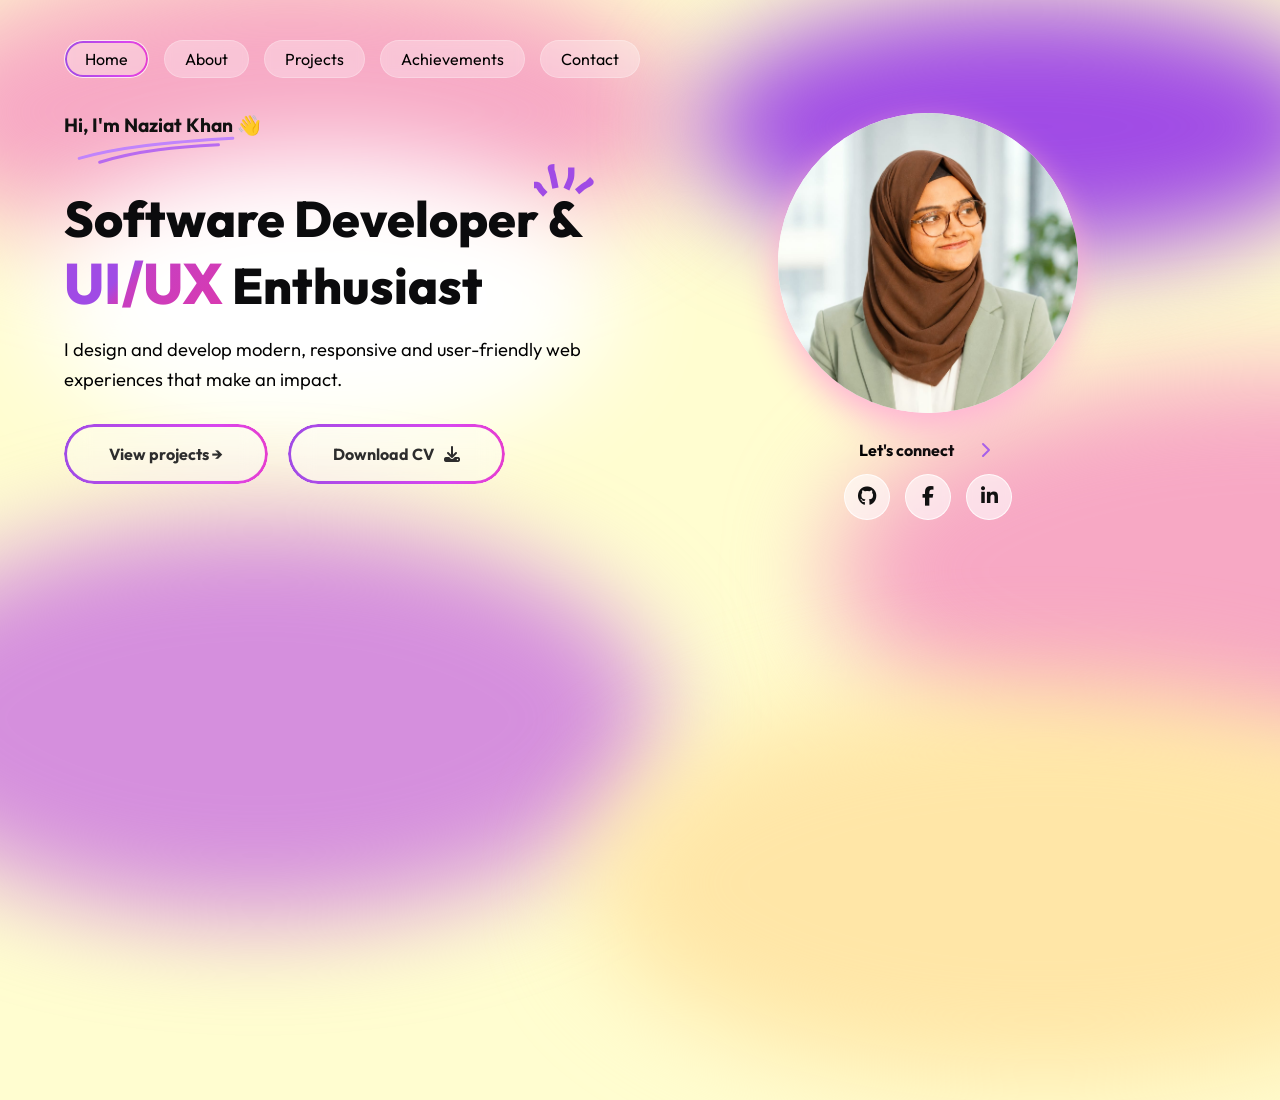
<file: index.html>
<!DOCTYPE html>
<html lang="en">

<head>
    <link rel="stylesheet" href="homepage.css">
    <meta charset="UTF-8">
    <meta name="viewport" content="width=device-width, initial-scale=1.0">
    <link rel="preconnect" href="https://fonts.googleapis.com">
    <link rel="preconnect" href="https://fonts.gstatic.com" crossorigin>
    <link
        href="https://fonts.googleapis.com/css2?family=Outfit:wght@100..900&family=Poppins:ital,wght@0,100;0,200;0,300;0,400;0,500;0,600;0,700;0,800;0,900;1,100;1,200;1,300;1,400;1,500;1,600;1,700;1,800;1,900&display=swap"
        rel="stylesheet">
    <link rel="stylesheet" href="https://cdnjs.cloudflare.com/ajax/libs/font-awesome/6.4.0/css/all.min.css">

    <title>My portfolio</title>
    <style>



    </style>
</head>

<body>
    <div class="background-ellipses-container">
        <div class="background-ellipses">
            <div class="ellipse1"></div>
            <div class="ellipse2"></div>
            <div class="ellipse3"></div>
            <div class="ellipse4"></div>
            <div class="ellipse5"></div>
            <div class="ellipse6"></div>
        </div>
    </div>
    <div class="container">
        <nav class="navbar">
            <button class="hamburger" id="hamburger-btn" aria-label="Toggle navigation">
                <i class="fa-solid fa-bars"></i>
            </button>
            <div class="nav-menu" id="nav-menu">
                <a href="index.html" class="nav-item active">Home</a>
                <a href="Aboutme.html" class="nav-item">About</a>
                <a href="ProjectsPg.html" class="nav-item">Projects</a>
                <a href="Achievements.html" class="nav-item">Achievements</a>
                <a href="Contactme.html" class="nav-item">Contact</a>
            </div>
        </nav>


        <main class="hero-container">


            <section class="hero-text">
                <div class="greeting">
                    Hi, I'm Naziat Khan <span class="wave">👋</span>
                    <img src="portfolio project related pics/purple double underline.svg" class="underline">
                </div>

                <h1>
                    <img src="portfolio project related pics/Ampersand design.svg" class="ampersandDesign">
                    Software Developer & <br>
                    <span class="purple-text">UI/UX</span> Enthusiast
                </h1>

                <p>
                    I design and develop modern, responsive and user-friendly web experiences
                    that make an impact.
                </p>
                <div class="cta-group">
                    <a href="#projects" class="btn btn-primary">View projects &rarr;</a>
                    <a href="Naziat khan CV.pdf" target="_blank" class="btn btn-secondary" id="downloadBtn">
                        Download CV <i class="fa-solid fa-download"></i>
                    </a>
                </div>



            </section>
            <div class="right-side">
                <section class="hero-graphic-container">


                    <div class="image-frame-wrapper">
                        <div class="image-container">
                            <img src="portfolio project related pics/Naziat khan.jpeg"
                                alt="Naziat Khan Portfolio Headshot Picture">
                        </div>
                    </div>
                    <div class="connect-section">
                        <div class="connect-title">
                            Let's connect
                            <svg width="24" height="24" viewBox="0 0 24 24" fill="none" stroke="currentColor"
                                stroke-width="2" stroke-linecap="round" stroke-linejoin="round">
                                <path d="m9 18 6-6-6-6" />
                            </svg>
                        </div>
                        <div class="social-icons">
                            <a href="https://github.com/NaziatKhan54" target="_blank" class="social-icon github"
                                aria-label="GitHub"><i class="fa-brands fa-github"></i></a>
                            <a href="https://facebook.com" target="_blank" class="social-icon facebook"
                                aria-label="Facebook"><i class="fa-brands fa-facebook-f"></i></a>
                            <a href="https://linkedin.com" target="_blank" class="social-icon linkedin"
                                aria-label="LinkedIn"><i class="fa-brands fa-linkedin-in"></i></a>
                        </div>
                </section>
            </div>

        </main>
    </div>
    <script>
        const hamburgerBtn = document.getElementById('hamburger-btn');
        const navMenu = document.getElementById('nav-menu');
        const hamburgerIcon = hamburgerBtn.querySelector('i');
        hamburgerBtn.addEventListener('click', () => {
            navMenu.classList.toggle('active');
            if (navMenu.classList.contains('active')) {
                hamburgerIcon.classList.remove('fa-bars');
                hamburgerIcon.classList.add('fa-xmark');
            } else {
                hamburgerIcon.classList.remove('fa-xmark');
                hamburgerIcon.classList.add('fa-bars');
            }
        });
    </script>
</body>

</html>
</file>
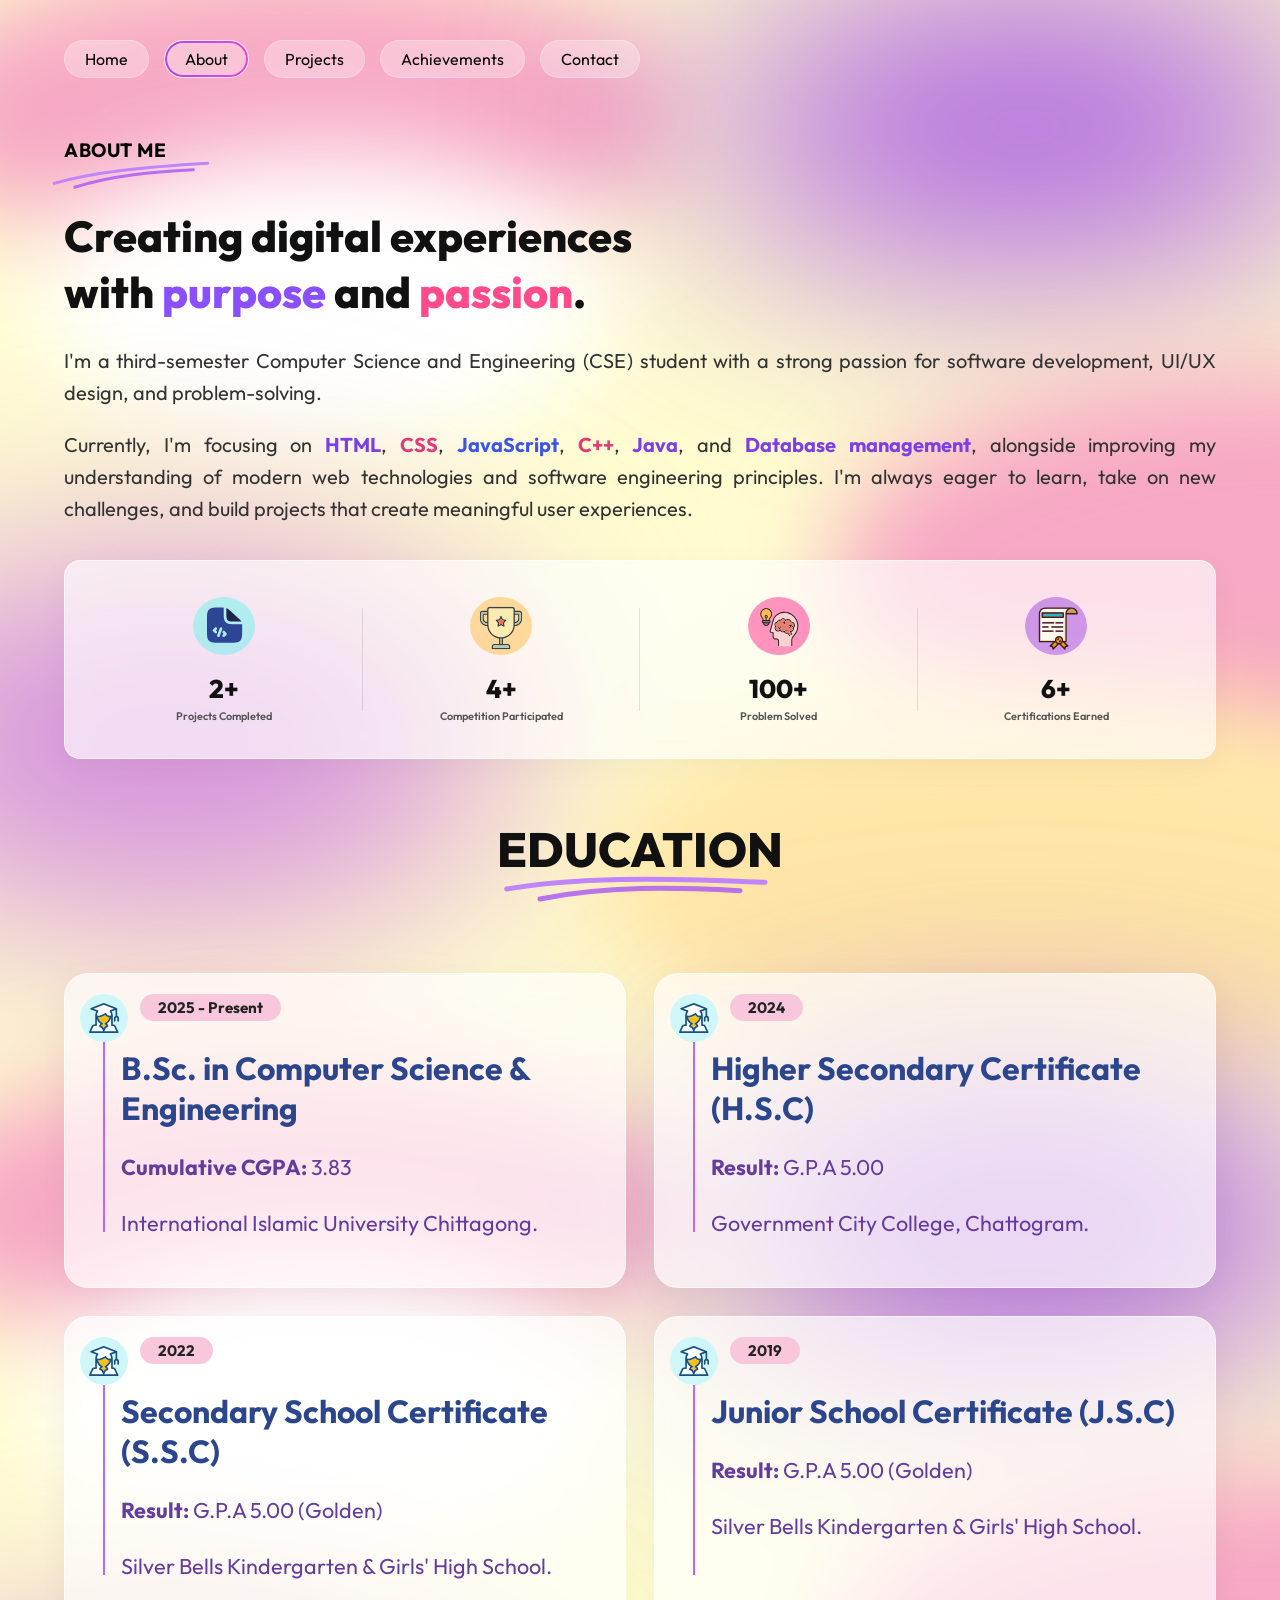
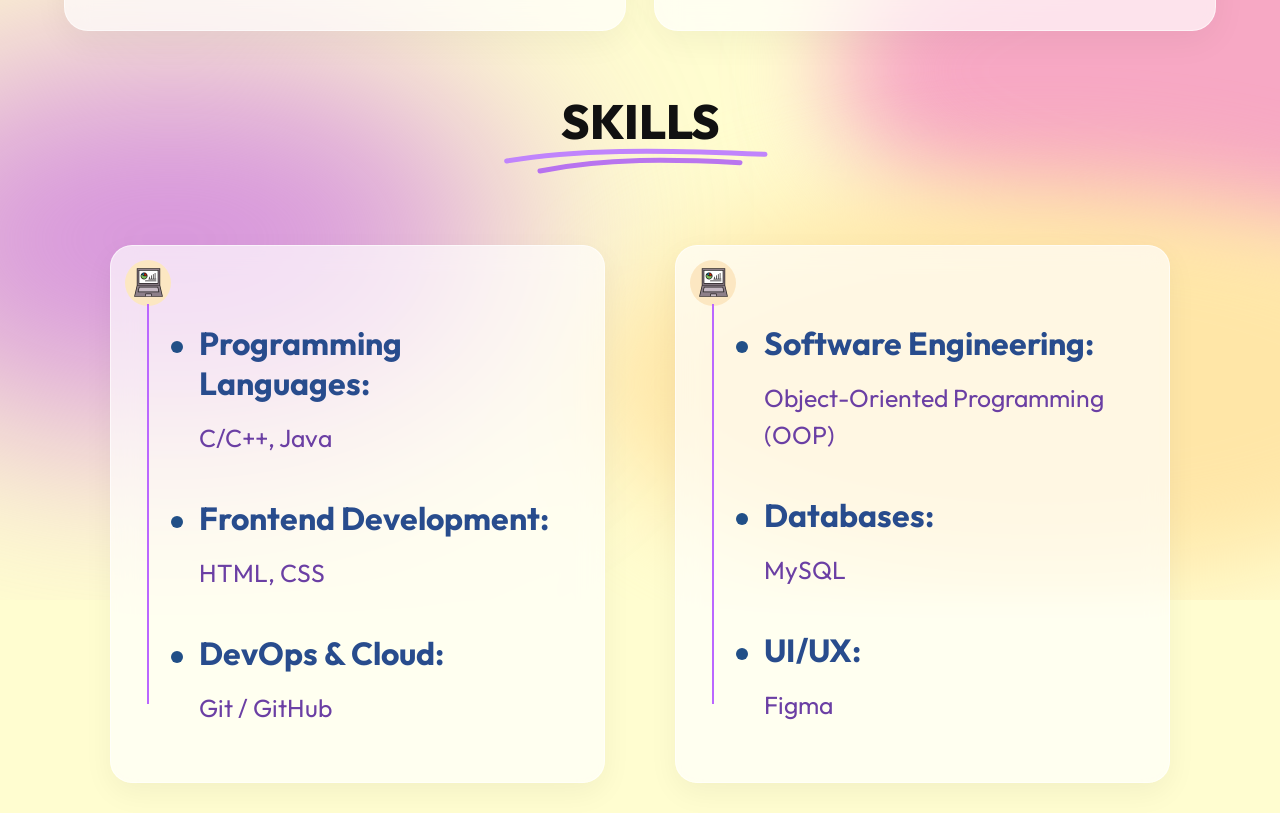
<file: Aboutme.html>
<!DOCTYPE html>
<html lang="en">

<head>
    <link rel="stylesheet" href="Aboutme.css">
    <meta charset="UTF-8">
    <meta name="viewport" content="width=device-width, initial-scale=1.0">
    <link rel="preconnect" href="https://fonts.googleapis.com">
    <link rel="preconnect" href="https://fonts.gstatic.com" crossorigin>
    <link
        href="https://fonts.googleapis.com/css2?family=Outfit:wght@100..900&family=Poppins:ital,wght@0,100;0,200;0,300;0,400;0,500;0,600;0,700;0,800;0,900;1,100;1,200;1,300;1,400;1,500;1,600;1,700;1,800;1,900&display=swap"
        rel="stylesheet">
    <link rel="stylesheet" href="https://cdnjs.cloudflare.com/ajax/libs/font-awesome/6.4.0/css/all.min.css">

    <title>My portfolio</title>
    <style>
    </style>
</head>

<body>
    <div class="background-ellipses-container">
        <div class="background-ellipses">
            <div class="ellipse1"></div>
            <div class="ellipse2"></div>
            <div class="ellipse3"></div>
            <div class="ellipse4"></div>
            <div class="ellipse5"></div>
            <div class="ellipse6"></div>
        </div>
        <div class="background-ellipses">
            <div class="ellipse1"></div>
            <div class="ellipse2"></div>
            <div class="ellipse3"></div>
            <div class="ellipse4"></div>
            <div class="ellipse5"></div>
            <div class="ellipse6"></div>
        </div>

    </div>
    <div class="container">
        <nav class="navbar">
            <button class="hamburger" id="hamburger-btn" aria-label="Toggle navigation">
                <i class="fa-solid fa-bars"></i>
            </button>
            <div class="nav-menu" id="nav-menu">
                <a href="index.html" class="nav-item">Home</a>
                <a href="Aboutme.html" class="nav-item active">About</a>
                <a href="ProjectsPg.html" class="nav-item">Projects</a>
                <a href="Achievements.html" class="nav-item">Achievements</a>
                <a href="Contactme.html" class="nav-item">Contact</a>
            </div>
        </nav>


        <section class="hero-section">
            <span class="section-badge-top">ABOUT ME</span>
            <img src="portfolio project related pics/purple double underline.svg" class="underline">
            <h1 class="main-heading">Creating digital experiences<br>with <span class="text-purple">purpose</span> and
                <span class="text-pink">passion</span>.
            </h1>

            <p class="intro-text">
                I'm a third-semester Computer Science and Engineering (CSE) student with a strong passion for software
                development, UI/UX design, and problem-solving.
            </p>
            <p class="intro-text">
                Currently, I'm focusing on <span class="highlight font-purple">HTML</span>, <span
                    class="highlight font-pink">CSS</span>, <span class="highlight font-blue">JavaScript</span>, <span
                    class="highlight font-pink">C++</span>, <span class="highlight font-purple">Java</span>, and <span
                    class="highlight font-purple">Database management</span>, alongside improving my understanding of
                modern web technologies and software engineering principles. I'm always eager to learn, take on new
                challenges, and build projects that create meaningful user experiences.
            </p>
        </section>


        <div class="stats-panel">
            <div class="stat-card">
                <div class="stat-icon"><img src="portfolio project related pics/project completed icon.svg"
                        class="projectCompletedIcon">
                </div>
                <div class="stat-number">2+</div>
                <div class="stat-label">Projects Completed</div>
            </div>
            <div class="stat-card">
                <div class="stat-icon"><img src="portfolio project related pics/compition participated icon.svg"
                        class="competitionParticipated"></div>
                <div class="stat-number">4+</div>
                <div class="stat-label">Competition Participated</div>
            </div>
            <div class="stat-card">
                <div class="stat-icon"><img src="portfolio project related pics/Problem solved icon.svg"
                        class="problemSolved"></div>
                <div class="stat-number">100+</div>
                <div class="stat-label">Problem Solved</div>
            </div>
            <div class="stat-card">
                <div class="stat-icon"><img src="portfolio project related pics/certificate earned icon.svg"
                        class="certificationsEarned"></div>
                <div class="stat-number">6+</div>
                <div class="stat-label">Certifications Earned</div>
            </div>
        </div>
        <section class="education-section" id="education">

            <div class="section-title">
                <h2>EDUCATION</h2>
                <img src="portfolio project related pics/purple double underline.svg" alt="">
            </div>

            <div class="education-grid">


                <div class="edu-card">

                    <div class="edu-icon">
                        <img src="portfolio project related pics/graduated-cap-svgrepo-com 2.svg" class="graduationCap">
                    </div>

                    <div class="edu-year">
                        <span>2025 - Present</span>
                    </div>

                    <div class="timeline"></div>

                    <div class="edu-content">
                        <h3>B.Sc. in Computer Science & Engineering</h3>

                        <p><strong>Cumulative CGPA:</strong> 3.83</p>

                        <p>
                            International Islamic University Chittagong.
                        </p>

                    </div>

                </div>


                <div class="edu-card">


                    <div class="edu-icon">
                        <img src="portfolio project related pics/graduated-cap-svgrepo-com 2.svg" class="graduationCap">
                    </div>

                    <div class="edu-year">
                        <span>2024</span>
                    </div>

                    <div class="timeline"></div>

                    <div class="edu-content">

                        <h3>Higher Secondary Certificate (H.S.C)</h3>

                        <p><strong>Result:</strong> G.P.A 5.00</p>

                        <p>
                            Government City College,
                            Chattogram.
                        </p>

                    </div>

                </div>



                <div class="edu-card">

                    <div class="edu-icon">
                        <img src="portfolio project related pics/graduated-cap-svgrepo-com 2.svg" class="graduationCap">
                    </div>

                    <div class="edu-year">
                        <span>2022</span>
                    </div>

                    <div class="timeline"></div>

                    <div class="edu-content">

                        <h3>Secondary School Certificate (S.S.C)</h3>

                        <p><strong>Result:</strong> G.P.A 5.00 (Golden)</p>

                        <p>
                            Silver Bells Kindergarten &
                            Girls' High School.
                        </p>

                    </div>

                </div>



                <div class="edu-card">

                    <div class="edu-icon">
                        <img src="portfolio project related pics/graduated-cap-svgrepo-com 2.svg" class="graduationCap">
                    </div>

                    <div class="edu-year">
                        <span>2019</span>
                    </div>

                    <div class="timeline"></div>

                    <div class="edu-content">

                        <h3>Junior School Certificate (J.S.C)</h3>

                        <p><strong>Result:</strong> G.P.A 5.00 (Golden)</p>

                        <p>
                            Silver Bells Kindergarten &
                            Girls' High School.
                        </p>

                    </div>

                </div>

            </div>

        </section>
        <section class="skills-section" id="skills">

            <div class="section-title">
                <h2>SKILLS</h2>
                <img src="portfolio project related pics/purple double underline.svg" alt="">
            </div>

            <div class="skills-grid">


                <div class="skill-card">

                    <div class="skill-icon">
                        <img src="portfolio project related pics/laptop-device-pc-svgrepo-com 1.svg" class="laptop">
                    </div>

                    <div class="timeline2"></div>

                    <div class="skill-content">

                        <div class="skill-group">
                            <h3>Programming Languages:</h3>
                            <ul>
                                <li>C/C++, Java</li>
                            </ul>
                        </div>

                        <div class="skill-group">
                            <h3>Frontend Development:</h3>
                            <ul>
                                <li>HTML, CSS</li>
                            </ul>
                        </div>

                        <div class="skill-group">
                            <h3>DevOps & Cloud:</h3>
                            <ul>
                                <li>Git / GitHub</li>
                            </ul>
                        </div>

                    </div>

                </div>



                <div class="skill-card">

                    <div class="skill-icon">
                        <img src="portfolio project related pics/laptop-device-pc-svgrepo-com 1.svg" class="laptop">
                    </div>

                    <div class="timeline2"></div>

                    <div class="skill-content">

                        <div class="skill-group">
                            <h3>Software Engineering:</h3>
                            <ul>
                                <li>Object-Oriented Programming (OOP)</li>
                            </ul>
                        </div>

                        <div class="skill-group">
                            <h3>Databases:</h3>
                            <ul>
                                <li>MySQL</li>
                            </ul>
                        </div>

                        <div class="skill-group">
                            <h3>UI/UX:</h3>
                            <ul>
                                <li>Figma</li>
                            </ul>
                        </div>

                    </div>

                </div>

            </div>

        </section>
    </div>
    </div>
    <script>
        const hamburgerBtn = document.getElementById('hamburger-btn');
        const navMenu = document.getElementById('nav-menu');
        const hamburgerIcon = hamburgerBtn.querySelector('i');
        hamburgerBtn.addEventListener('click', () => {
            navMenu.classList.toggle('active');
            if (navMenu.classList.contains('active')) {
                hamburgerIcon.classList.remove('fa-bars');
                hamburgerIcon.classList.add('fa-xmark');
            } else {
                hamburgerIcon.classList.remove('fa-xmark');
                hamburgerIcon.classList.add('fa-bars');
            }
        });
    </script>
</body>

</html>
</file>
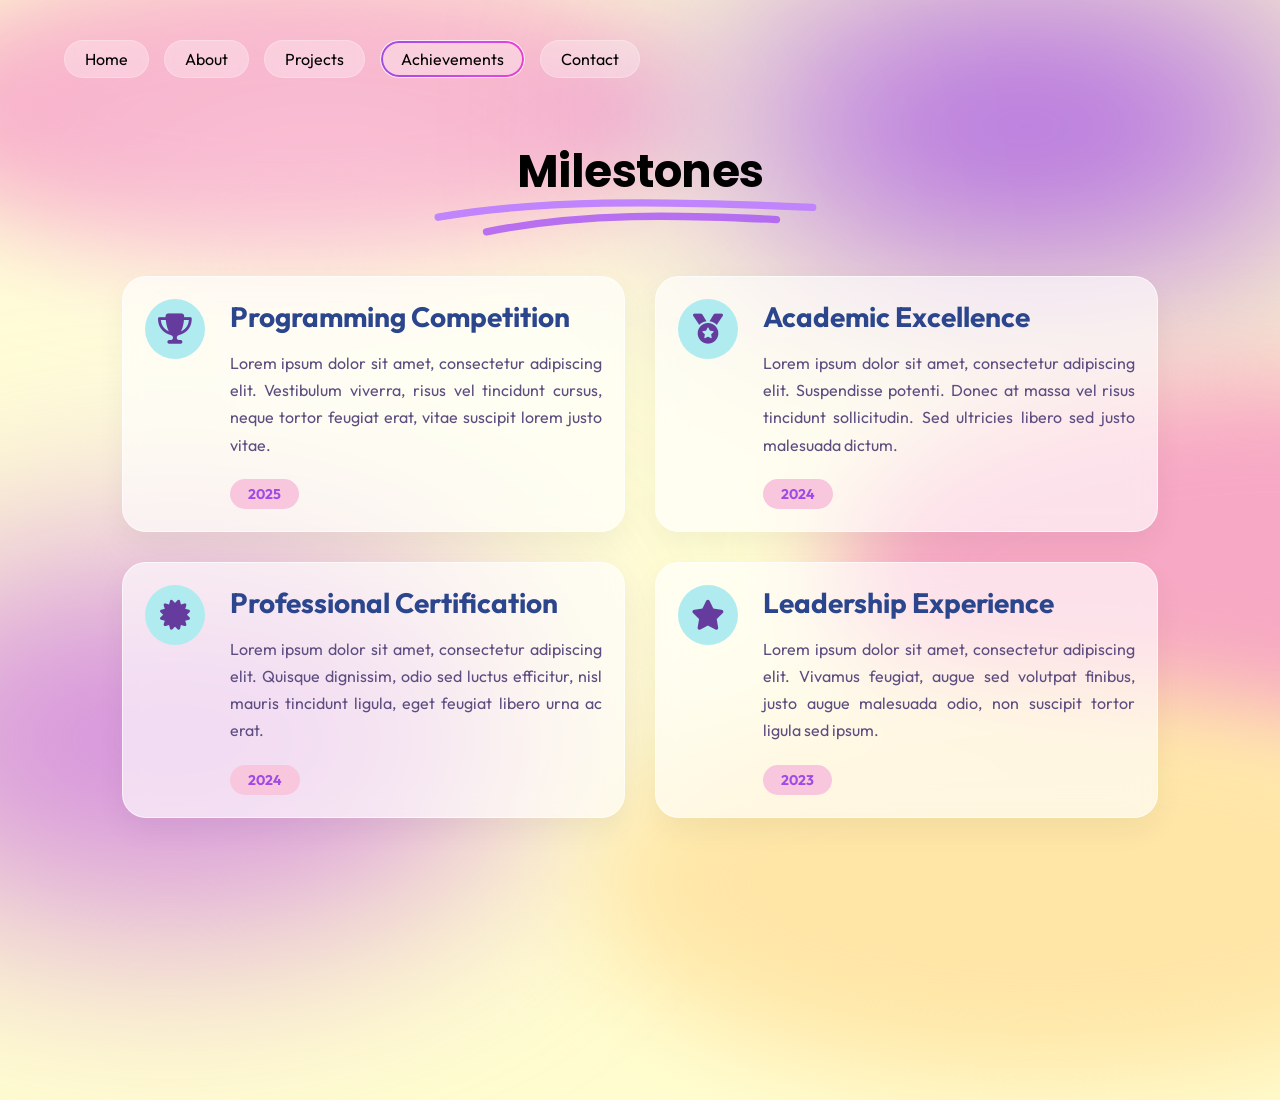
<file: Achievements.html>
<!DOCTYPE html>
<html lang="en">

<head>
    <link rel="stylesheet" href="Achievements.css">
    <meta charset="UTF-8">
    <meta name="viewport" content="width=device-width, initial-scale=1.0">
    <link rel="preconnect" href="https://fonts.googleapis.com">
    <link rel="preconnect" href="https://fonts.gstatic.com" crossorigin>
    <link
        href="https://fonts.googleapis.com/css2?family=Outfit:wght@100..900&family=Poppins:ital,wght@0,100;0,200;0,300;0,400;0,500;0,600;0,700;0,800;0,900;1,100;1,200;1,300;1,400;1,500;1,600;1,700;1,800;1,900&display=swap"
        rel="stylesheet">
    <link rel="stylesheet" href="https://cdnjs.cloudflare.com/ajax/libs/font-awesome/6.4.0/css/all.min.css">

    <title>My portfolio</title>
    <style>
    </style>
</head>

<body>
    <div class="background-ellipses-container">
        <div class="background-ellipses">
            <div class="ellipse1"></div>
            <div class="ellipse2"></div>
            <div class="ellipse3"></div>
            <div class="ellipse4"></div>
            <div class="ellipse5"></div>
            <div class="ellipse6"></div>
        </div>

    </div>
    <div class="container">
        <nav class="navbar">
            <button class="hamburger" id="hamburger-btn" aria-label="Toggle navigation">
                <i class="fa-solid fa-bars"></i>
            </button>
            <div class="nav-menu" id="nav-menu">
                <a href="index.html" class="nav-item">Home</a>
                <a href="Aboutme.html" class="nav-item">About</a>
                <a href="ProjectsPg.html" class="nav-item ">Projects</a>
                <a href="Achievements.html" class="nav-item active">Achievements</a>
                <a href="Contactme.html" class="nav-item">Contact</a>
            </div>
        </nav>
        <main class="container">

            <section class="achievements-section" id="achievements">

                <div class="section-title">
                    <h2 class="section-tag">Milestones</h2>
                    <img src="portfolio project related pics/purple double underline.svg" class="underline">
                </div>

                <div class="achievements-grid">

                    <!-- Achievement 1 -->
                    <div class="achievement-card">

                        <div class="achievement-icon">
                            <i class="fa-solid fa-trophy"></i>
                        </div>

                        <div class="achievement-content">
                            <h3>Programming Competition</h3>

                            <p>
                                Lorem ipsum dolor sit amet, consectetur adipiscing elit.
                                Vestibulum viverra, risus vel tincidunt cursus, neque
                                tortor feugiat erat, vitae suscipit lorem justo vitae.

                            </p>

                            <span>2025</span>
                        </div>

                    </div>

                    <!-- Achievement 2 -->

                    <div class="achievement-card">

                        <div class="achievement-icon">
                            <i class="fa-solid fa-medal"></i>
                        </div>

                        <div class="achievement-content">
                            <h3>Academic Excellence</h3>

                            <p>
                                Lorem ipsum dolor sit amet, consectetur adipiscing elit.
                                Suspendisse potenti. Donec at massa vel risus tincidunt
                                sollicitudin. Sed ultricies libero sed justo malesuada
                                dictum.
                            </p>

                            <span>2024</span>
                        </div>

                    </div>

                    <!-- Achievement 3 -->

                    <div class="achievement-card">

                        <div class="achievement-icon">
                            <i class="fa-solid fa-certificate"></i>
                        </div>

                        <div class="achievement-content">
                            <h3>Professional Certification</h3>

                            <p>
                                Lorem ipsum dolor sit amet, consectetur adipiscing elit.
                                Quisque dignissim, odio sed luctus efficitur, nisl mauris
                                tincidunt ligula, eget feugiat libero urna ac erat.
                            </p>

                            <span>2024</span>
                        </div>

                    </div>

                    <!-- Achievement 4 -->

                    <div class="achievement-card">

                        <div class="achievement-icon">
                            <i class="fa-solid fa-star"></i>
                        </div>

                        <div class="achievement-content">
                            <h3>Leadership Experience</h3>

                            <p>
                                Lorem ipsum dolor sit amet, consectetur adipiscing elit.
                                Vivamus feugiat, augue sed volutpat finibus, justo augue
                                malesuada odio, non suscipit tortor ligula sed ipsum.
                            </p>

                            <span>2023</span>
                        </div>

                    </div>

                </div>

            </section>
        </main>
    </div>
    <script>
        const hamburgerBtn = document.getElementById('hamburger-btn');
        const navMenu = document.getElementById('nav-menu');
        const hamburgerIcon = hamburgerBtn.querySelector('i');
        hamburgerBtn.addEventListener('click', () => {
            navMenu.classList.toggle('active');
            if (navMenu.classList.contains('active')) {
                hamburgerIcon.classList.remove('fa-bars');
                hamburgerIcon.classList.add('fa-xmark');
            } else {
                hamburgerIcon.classList.remove('fa-xmark');
                hamburgerIcon.classList.add('fa-bars');
            }
        });
    </script>
</body>

</html>
</file>
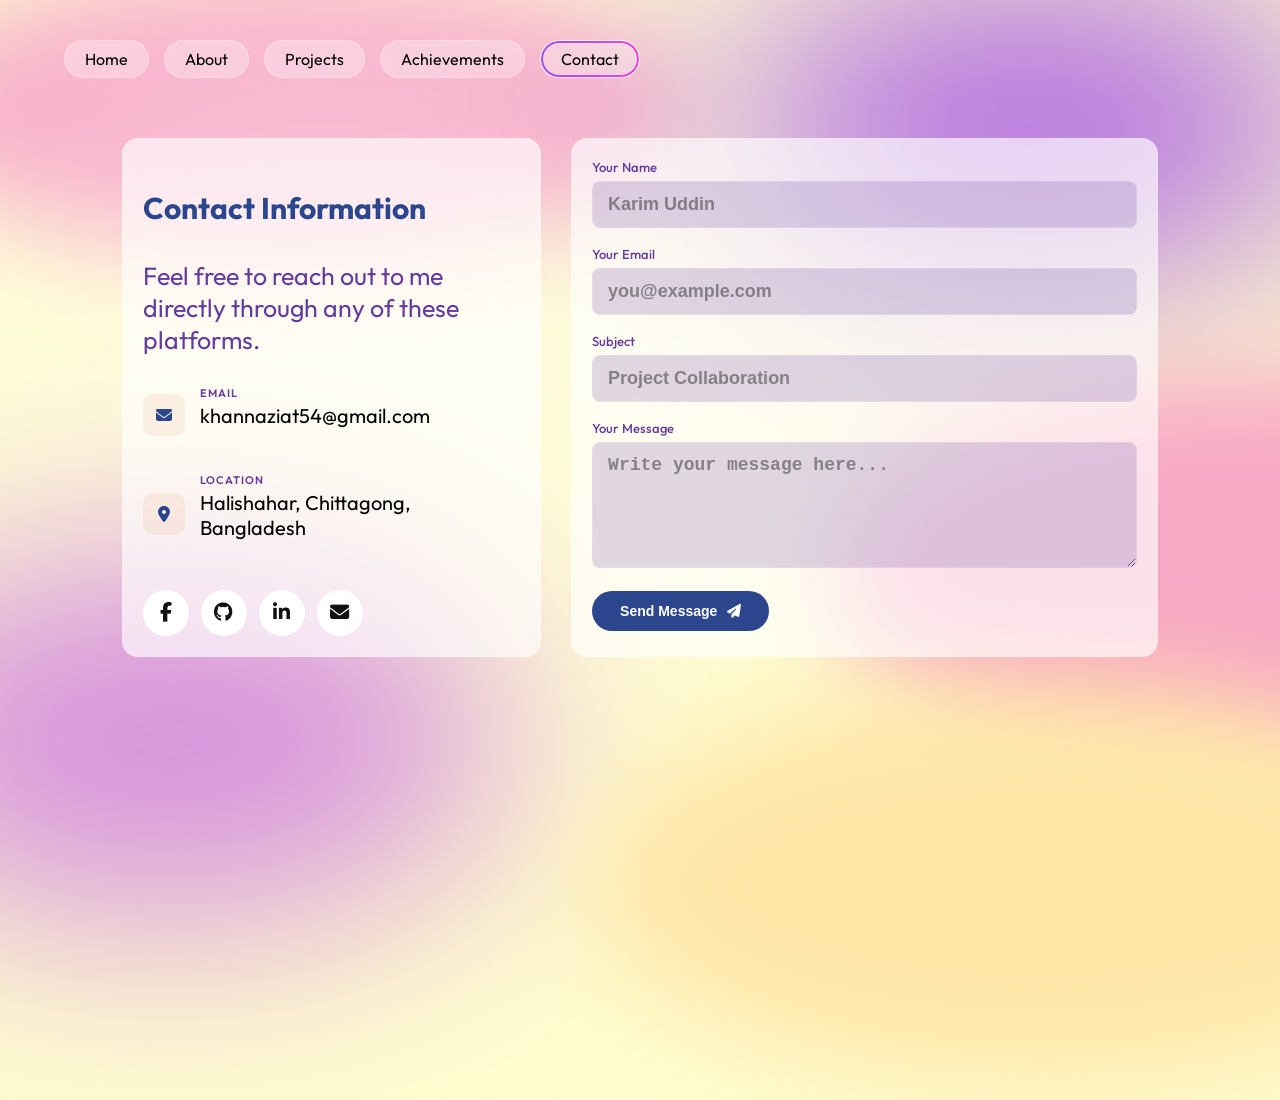
<file: Contactme.html>
<!DOCTYPE html>
<html lang="en">

<head>
    <link rel="stylesheet" href="Contactme.css">
    <meta charset="UTF-8">
    <meta name="viewport" content="width=device-width, initial-scale=1.0">
    <link rel="preconnect" href="https://fonts.googleapis.com">
    <link rel="preconnect" href="https://fonts.gstatic.com" crossorigin>
    <link
        href="https://fonts.googleapis.com/css2?family=Outfit:wght@100..900&family=Poppins:ital,wght@0,100;0,200;0,300;0,400;0,500;0,600;0,700;0,800;0,900;1,100;1,200;1,300;1,400;1,500;1,600;1,700;1,800;1,900&display=swap"
        rel="stylesheet">
    <link rel="stylesheet" href="https://cdnjs.cloudflare.com/ajax/libs/font-awesome/6.4.0/css/all.min.css">

    <title>My portfolio</title>
    <style>
    </style>
</head>

<body>
    <div class="background-ellipses-container">
        <div class="background-ellipses">
            <div class="ellipse1"></div>
            <div class="ellipse2"></div>
            <div class="ellipse3"></div>
            <div class="ellipse4"></div>
            <div class="ellipse5"></div>
            <div class="ellipse6"></div>
        </div>

    </div>
    <div class="container">
        <nav class="navbar">
            <button class="hamburger" id="hamburger-btn" aria-label="Toggle navigation">
                <i class="fa-solid fa-bars"></i>
            </button>
            <div class="nav-menu" id="nav-menu">
                <a href="index.html" class="nav-item">Home</a>
                <a href="Aboutme.html" class="nav-item">About</a>
                <a href="ProjectsPg.html" class="nav-item ">Projects</a>
                <a href="Achievements.html" class="nav-item ">Achievements</a>
                <a href="Contactme.html" class="nav-item active">Contact</a>
            </div>
        </nav>
        <main class="container">

            <section class="contact-section">

            </section>

            <section class="contact-container">

                <!-- Contact Info Panel -->
                <div class="contact-info">
                    <h3>Contact Information</h3>
                    <p class="info-desc">Feel free to reach out to me directly through any of these platforms.</p>

                    <div class="info-list">
                        <div class="info-item">
                            <div class="info-icon"><i class="fa-solid fa-envelope"></i></div>
                            <div>
                                <span>Email</span>
                                <p>khannaziat54@gmail.com</p>
                            </div>
                        </div>

                        <div class="info-item">
                            <div class="info-icon"><i class="fa-solid fa-location-dot"></i></div>
                            <div>
                                <span>Location</span>
                                <p>Halishahar, Chittagong, Bangladesh</p>
                            </div>
                        </div>
                    </div>

                    <div class="social-icons">
                        <a href="https://www.facebook.com" target="_blank" class="icon-link facebook"
                            title="Facebook"><i class="fa-brands fa-facebook-f"></i></a>
                        <a href="https://github.com/NaziatKhan54" target="_blank" class="icon-link github"
                            title="GitHub"><i class="fa-brands fa-github"></i></a>
                        <a href="https://www.linkedin.com/" target="_blank" class="icon-link linkedin"
                            title="LinkedIn"><i class="fa-brands fa-linkedin-in"></i></a>
                        <a href="mailto:khannaziat54@gmail.com" class="icon-link gmail" title="Gmail"><i
                                class="fa-solid fa-envelope"></i></a>
                    </div>
                </div>

                <form action="https://formsubmit.co/khannaziat54@gmail.com" method="POST" class="contact-form">

                    <input type="hidden" name="_captcha" value="false">
                    <input type="hidden" name="_subject" value="New Portfolio Contact Message!">
                    <input type="hidden" name="_template" value="table">

                    <div class="form-group">
                        <label for="name">Your Name</label>
                        <input type="text" id="name" name="name" placeholder="Karim Uddin" required>
                    </div>

                    <div class="form-group">
                        <label for="email">Your Email</label>
                        <input type="email" id="email" name="email" placeholder="you@example.com" required>
                    </div>

                    <div class="form-group">
                        <label for="subject">Subject</label>
                        <input type="text" id="subject" name="subject" placeholder="Project Collaboration" required>
                    </div>

                    <div class="form-group">
                        <label for="message">Your Message</label>
                        <textarea id="message" name="message" rows="5" placeholder="Write your message here..."
                            required></textarea>
                    </div>

                    <button type="submit" class="submit-btn">
                        <span>Send Message</span>
                        <i class="fa-solid fa-paper-plane"></i>
                    </button>
                </form>

            </section>
        </main>
    </div>
    <script>
        const hamburgerBtn = document.getElementById('hamburger-btn');
        const navMenu = document.getElementById('nav-menu');
        const hamburgerIcon = hamburgerBtn.querySelector('i');
        hamburgerBtn.addEventListener('click', () => {
            navMenu.classList.toggle('active');
            if (navMenu.classList.contains('active')) {
                hamburgerIcon.classList.remove('fa-bars');
                hamburgerIcon.classList.add('fa-xmark');
            } else {
                hamburgerIcon.classList.remove('fa-xmark');
                hamburgerIcon.classList.add('fa-bars');
            }
        });
    </script>
</body>

</html>
</file>
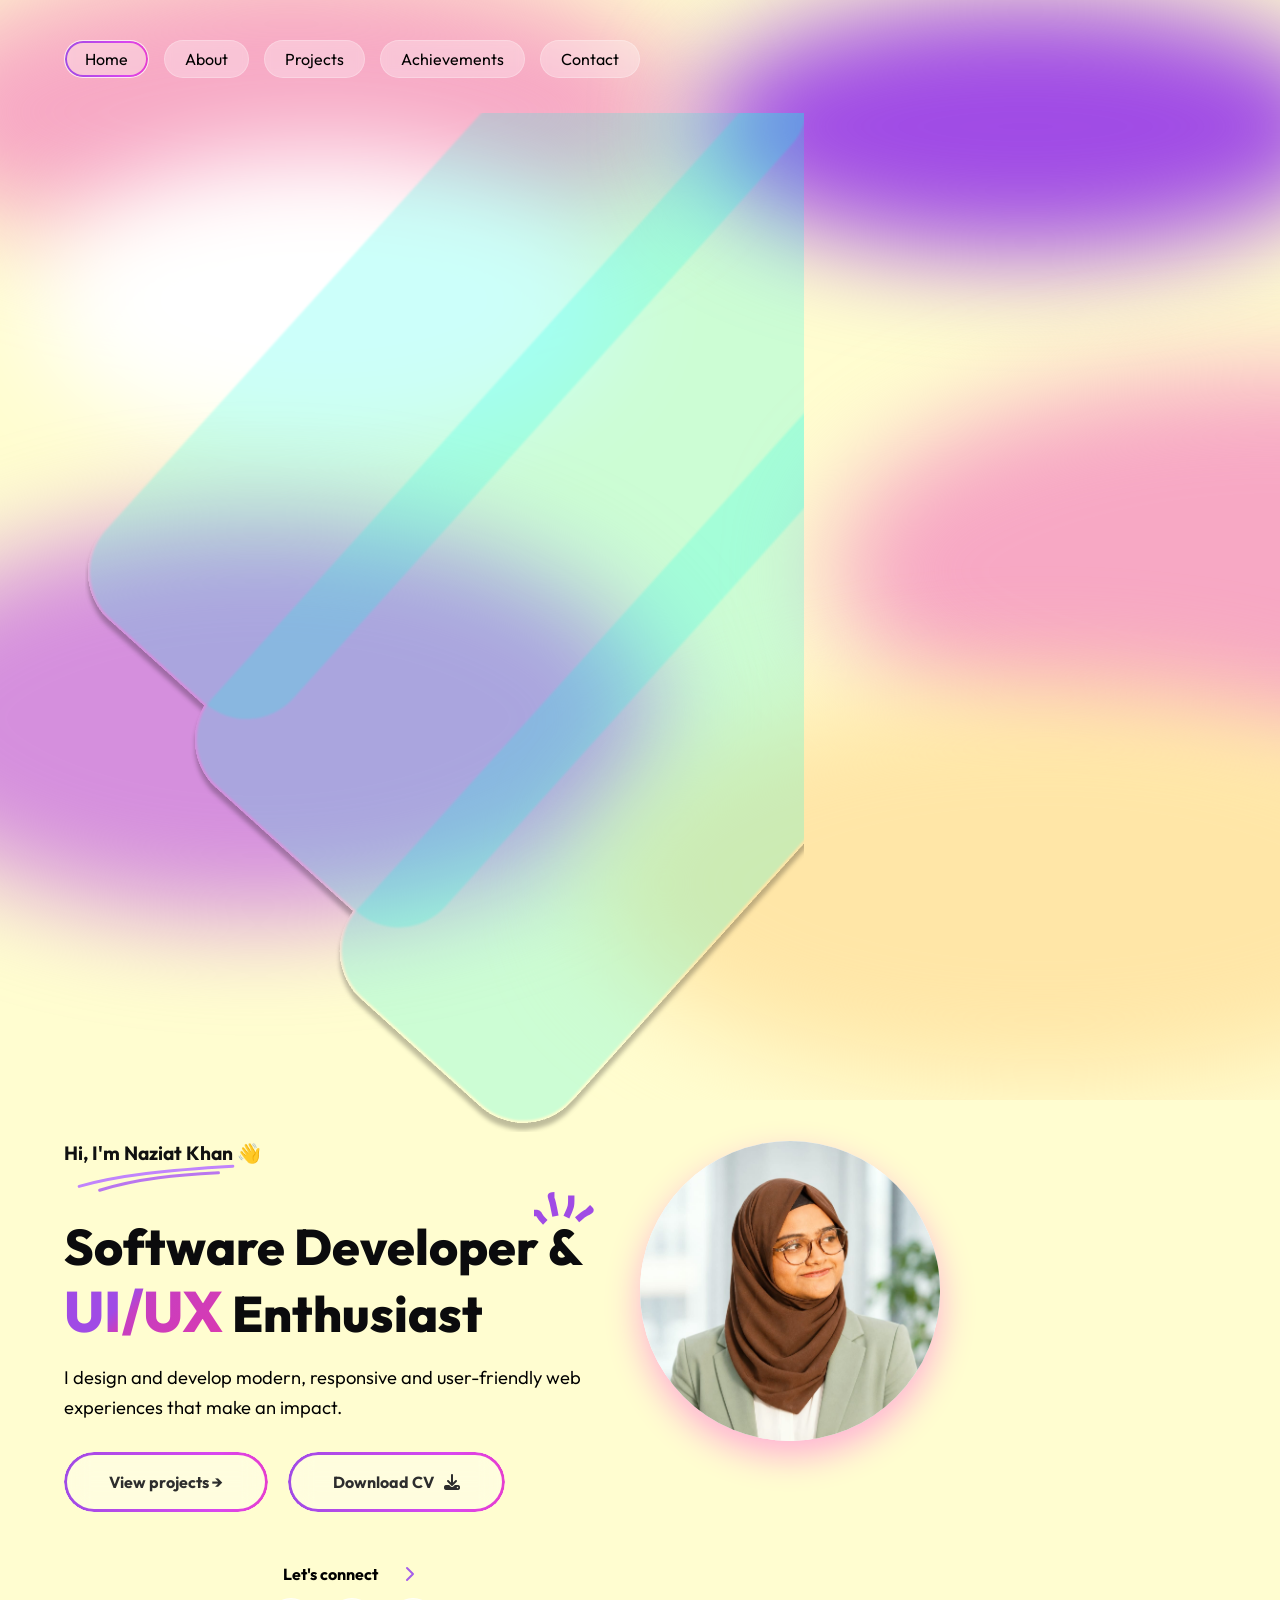
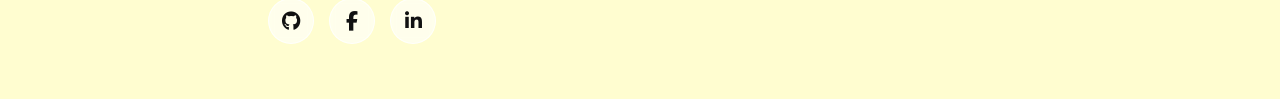
<file: homepage.html>
<!DOCTYPE html>
<html lang="en">

<head>
    <link rel="stylesheet" href="homepage.css">
    <meta charset="UTF-8">
    <meta name="viewport" content="width=device-width, initial-scale=1.0">
    <link rel="preconnect" href="https://fonts.googleapis.com">
    <link rel="preconnect" href="https://fonts.gstatic.com" crossorigin>
    <link
        href="https://fonts.googleapis.com/css2?family=Outfit:wght@100..900&family=Poppins:ital,wght@0,100;0,200;0,300;0,400;0,500;0,600;0,700;0,800;0,900;1,100;1,200;1,300;1,400;1,500;1,600;1,700;1,800;1,900&display=swap"
        rel="stylesheet">
    <link rel="stylesheet" href="https://cdnjs.cloudflare.com/ajax/libs/font-awesome/6.4.0/css/all.min.css">

    <title>My portfolio</title>
    <style>



    </style>
</head>

<body>
    <div class="background-ellipses-container">
        <div class="background-ellipses">
            <div class="ellipse1"></div>
            <div class="ellipse2"></div>
            <div class="ellipse3"></div>
            <div class="ellipse4"></div>
            <div class="ellipse5"></div>
            <div class="ellipse6"></div>
        </div>
    </div>
    <div class="container">
        <nav class="navbar">
            <a href="homepage.html" class="nav-item active">Home</a>
            <a href="Aboutme.html" class="nav-item">About</a>
            <a href="#projects" class="nav-item">Projects</a>
            <a href="#achievements" class="nav-item">Achievements</a>
            <a href="#contact" class="nav-item">Contact</a>
        </nav>

        <section>
            <img src="portfolio project related pics/Cyan square design.svg" class="cyan-sqaure-design">
        </section>

        <main class="hero-container">


            <section class="hero-text">
                <div class="greeting">
                    Hi, I'm Naziat Khan <span class="wave">👋</span>
                    <img src="portfolio project related pics/purple double underline.svg" class="underline">
                </div>

                <h1>
                    <img src="portfolio project related pics/Ampersand design.svg" class="ampersandDesign">
                    Software Developer & <br>
                    <span class="purple-text">UI/UX</span> Enthusiast
                </h1>

                <p>
                    I design and develop modern, responsive and user-friendly web experiences
                    that make an impact.
                </p>
                <div class="cta-group">
                    <a href="#projects" class="btn btn-primary">View projects &rarr;</a>
                    <a href="Naziat khan CV.pdf" target="_blank" class="btn btn-secondary" id="downloadBtn">
                        Download CV <i class="fa-solid fa-download"></i>
                    </a>
                </div>


                <div class="connect-section">
                    <div class="connect-title">
                        Let's connect
                        <svg width="24" height="24" viewBox="0 0 24 24" fill="none" stroke="currentColor"
                            stroke-width="2" stroke-linecap="round" stroke-linejoin="round">
                            <path d="m9 18 6-6-6-6" />
                        </svg>
                    </div>
                    <div class="social-icons">
                        <a href="https://github.com/NaziatKhan54" target="_blank" class="social-icon github"
                            aria-label="GitHub"><i class="fa-brands fa-github"></i></a>
                        <a href="https://facebook.com" target="_blank" class="social-icon facebook"
                            aria-label="Facebook"><i class="fa-brands fa-facebook-f"></i></a>
                        <a href="https://linkedin.com" target="_blank" class="social-icon linkedin"
                            aria-label="LinkedIn"><i class="fa-brands fa-linkedin-in"></i></a>
                    </div>
            </section>

            <section class="hero-graphic-container">


                <div class="image-frame-wrapper">
                    <div class="image-container">
                        <img src="portfolio project related pics/Naziat khan.jpeg"
                            alt="Naziat Khan Portfolio Headshot Picture">
                    </div>
                </div>
            </section>

        </main>
    </div>
</body>

</html>
</file>
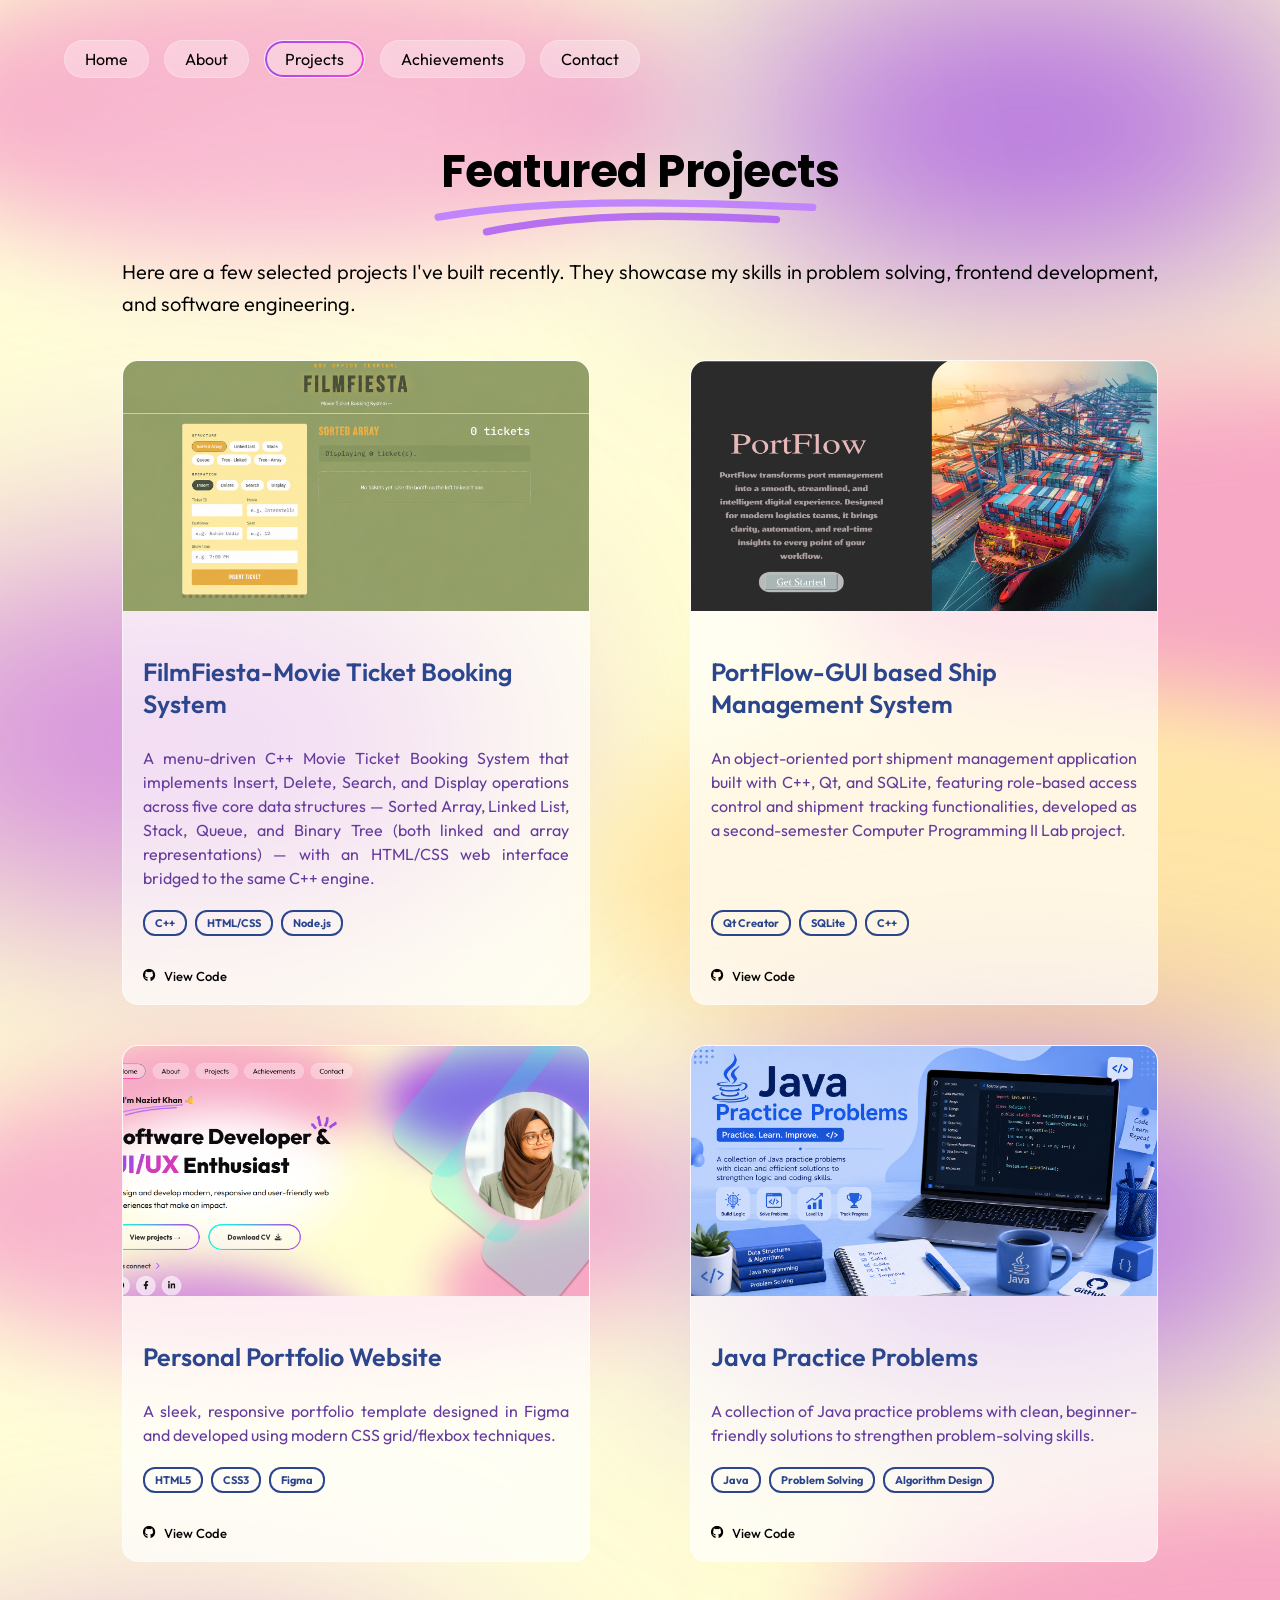
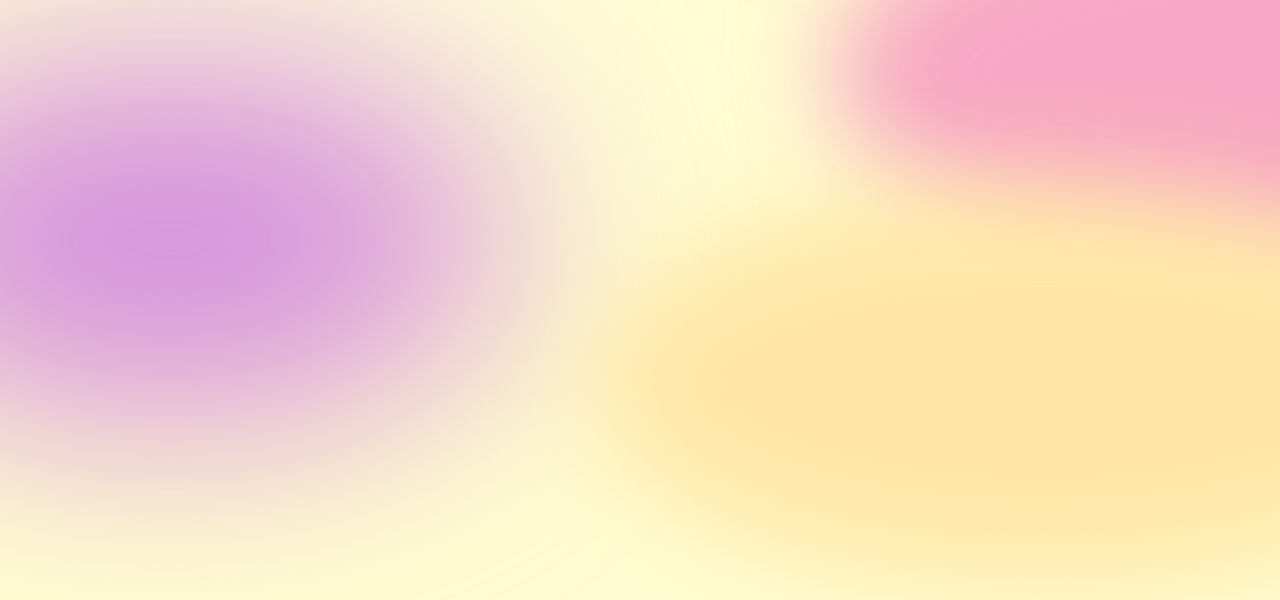
<file: ProjectsPg.html>
<!DOCTYPE html>
<html lang="en">

<head>
    <link rel="stylesheet" href="ProjectsPg.css">
    <meta charset="UTF-8">
    <meta name="viewport" content="width=device-width, initial-scale=1.0">
    <link rel="preconnect" href="https://fonts.googleapis.com">
    <link rel="preconnect" href="https://fonts.gstatic.com" crossorigin>
    <link
        href="https://fonts.googleapis.com/css2?family=Outfit:wght@100..900&family=Poppins:ital,wght@0,100;0,200;0,300;0,400;0,500;0,600;0,700;0,800;0,900;1,100;1,200;1,300;1,400;1,500;1,600;1,700;1,800;1,900&display=swap"
        rel="stylesheet">
    <link rel="stylesheet" href="https://cdnjs.cloudflare.com/ajax/libs/font-awesome/6.4.0/css/all.min.css">

    <title>My portfolio</title>
    <style>
    </style>
</head>

<body>
    <div class="background-ellipses-container">
        <div class="background-ellipses">
            <div class="ellipse1"></div>
            <div class="ellipse2"></div>
            <div class="ellipse3"></div>
            <div class="ellipse4"></div>
            <div class="ellipse5"></div>
            <div class="ellipse6"></div>
        </div>
        <div class="background-ellipses">
            <div class="ellipse1"></div>
            <div class="ellipse2"></div>
            <div class="ellipse3"></div>
            <div class="ellipse4"></div>
            <div class="ellipse5"></div>
            <div class="ellipse6"></div>
        </div>

    </div>
    <div class="container">
        <nav class="navbar">
            <button class="hamburger" id="hamburger-btn" aria-label="Toggle navigation">
                <i class="fa-solid fa-bars"></i>
            </button>
            <div class="nav-menu" id="nav-menu">
                <a href="index.html" class="nav-item">Home</a>
                <a href="Aboutme.html" class="nav-item">About</a>
                <a href="ProjectsPg.html" class="nav-item active">Projects</a>
                <a href="Achievements.html" class="nav-item">Achievements</a>
                <a href="Contactme.html" class="nav-item">Contact</a>
            </div>
        </nav>
        <main class="container">
            <section class="projects-section">
                <h1 class="section-tag">Featured Projects</h1>
                <img src="portfolio project related pics/purple double underline.svg" class="underline">
                <p class="about-description">
                    Here are a few selected projects I've built recently. They showcase my skills in problem solving,
                    frontend development, and software engineering.
                </p>
            </section>

            <section class="projects-grid">
                <!-- Project 1 -->
                <article class="project-card">
                    <div class="project-image-container">
                        <img src="portfolio project related pics/project-1-filmfiesta.png" alt="Project 1 Theme"
                            class="project-image">
                        <div class="project-overlay">
                            <a href="https://github.com/nuzhat-khan/FilmFiesta-Movie-Ticket-booking-system"
                                target="_blank" class="github-overlay-btn" aria-label="View Project 1 on GitHub">
                                <i class="fa-brands fa-github"></i>
                            </a>
                        </div>
                    </div>
                    <div class="project-content">
                        <h3 class="project-title">FilmFiesta-Movie Ticket Booking System</h3>
                        <p class="project-description">
                            A menu-driven C++ Movie Ticket Booking System that implements Insert,
                            Delete, Search, and Display operations across five core data structures
                            — Sorted Array, Linked List, Stack, Queue, and Binary Tree (both linked
                            and array representations) — with an HTML/CSS web interface bridged to
                            the same C++ engine.
                        </p>
                        <div class="project-tech-stack">
                            <span>C++</span>
                            <span>HTML/CSS</span>
                            <span>Node.js</span>
                        </div>
                        <div class="project-links">
                            <a href="https://github.com/nuzhat-khan/FilmFiesta-Movie-Ticket-booking-system"
                                target="_blank" class="github-link">
                                <i class="fa-brands fa-github"></i> View Code
                            </a>
                        </div>
                    </div>
                </article>

                <!-- Project 2 -->
                <article class="project-card">
                    <div class="project-image-container">
                        <img src="portfolio project related pics/project-3-portflow.png" alt="Project 3 Theme"
                            class="project-image">
                        <div class="project-overlay">
                            <a href="https://github.com/nuzhat-khan/PortFlow-GUI_based_Ship_Management_System"
                                target="_blank" class="github-overlay-btn" aria-label="View Project 3 on GitHub">
                                <i class="fa-brands fa-github"></i>
                            </a>
                        </div>
                    </div>
                    <div class="project-content">
                        <h3 class="project-title">PortFlow-GUI based Ship Management System</h3>
                        <p class="project-description">
                            An object-oriented port shipment management application built with C++,
                            Qt, and SQLite, featuring role-based access control and shipment tracking
                            functionalities, developed as a second-semester Computer Programming II Lab project.
                        </p>
                        <div class="project-tech-stack">
                            <span>Qt Creator</span>
                            <span>SQLite</span>
                            <span>C++</span>
                        </div>
                        <div class="project-links">
                            <a href="https://github.com/nuzhat-khan/PortFlow-GUI_based_Ship_Management_System"
                                target="_blank" class="github-link">
                                <i class="fa-brands fa-github"></i> View Code
                            </a>
                        </div>
                    </div>
                </article>
                <!-- Project 3 -->
                <article class="project-card">
                    <div class="project-image-container">
                        <img src="portfolio project related pics/project-2-portfolio.png" alt="Project 2 Theme"
                            class="project-image">
                        <div class="project-overlay">
                            <a href="https://github.com/NaziatKhan54/Naziat_personal_portfolio" target="_blank"
                                class="github-overlay-btn" aria-label="View Project 2 on GitHub">
                                <i class="fa-brands fa-github"></i>
                            </a>
                        </div>
                    </div>
                    <div class="project-content">
                        <h3 class="project-title">Personal Portfolio Website</h3>
                        <p class="project-description">
                            A sleek, responsive portfolio template designed in Figma and developed using modern CSS
                            grid/flexbox techniques.
                        </p>
                        <div class="project-tech-stack">
                            <span>HTML5</span>
                            <span>CSS3</span>
                            <span>Figma</span>
                        </div>
                        <div class="project-links">
                            <a href="https://github.com/NaziatKhan54/Naziat_personal_portfolio" target="_blank"
                                class="github-link">
                                <i class="fa-brands fa-github"></i> View Code
                            </a>
                        </div>
                    </div>
                </article>
                <!-- Project 4 -->
                <article class="project-card">
                    <div class="project-image-container">
                        <img src="portfolio project related pics/project-4-java.png" alt="Project 4 Theme"
                            class="project-image">
                        <div class="project-overlay">
                            <a href="https://github.com/NaziatKhan54/SD1_SP26_C251202" target="_blank"
                                class="github-overlay-btn" aria-label="View Project 4 on GitHub">
                                <i class="fa-brands fa-github"></i>
                            </a>
                        </div>
                    </div>
                    <div class="project-content">
                        <h3 class="project-title">Java Practice Problems</h3>
                        <p class="project-description">
                            A collection of Java practice problems with clean,
                            beginner-friendly solutions to strengthen problem-solving skills.
                        </p>
                        <div class="project-tech-stack">
                            <span>Java</span>
                            <span>Problem Solving</span>
                            <span>Algorithm Design</span>
                        </div>
                        <div class="project-links">
                            <a href="https://github.com/NaziatKhan54/SD1_SP26_C251202" target="_blank"
                                class="github-link">
                                <i class="fa-brands fa-github"></i> View Code
                            </a>
                        </div>
                    </div>
                </article>

            </section>
        </main>
    </div>
    <script>
        const hamburgerBtn = document.getElementById('hamburger-btn');
        const navMenu = document.getElementById('nav-menu');
        const hamburgerIcon = hamburgerBtn.querySelector('i');
        hamburgerBtn.addEventListener('click', () => {
            navMenu.classList.toggle('active');
            if (navMenu.classList.contains('active')) {
                hamburgerIcon.classList.remove('fa-bars');
                hamburgerIcon.classList.add('fa-xmark');
            } else {
                hamburgerIcon.classList.remove('fa-xmark');
                hamburgerIcon.classList.add('fa-bars');
            }
        });
    </script>
</body>

</html>
</file>
<file: homepage.css>
body {
    width: 100%;
    min-height: 100vh;
    padding: 20px 0;
    margin: 0;
    background-color: #FFFDD0;
    position: relative;
    font-family: 'Outfit', sans-serif;
    overflow: hidden;
}

.background-ellipses-container {
    display: flex;
    flex-direction: column;
    position: absolute;
    top: 0;
    left: 0;
    width: 100%;
    z-index: -1;
    pointer-events: none;
    overflow-x: hidden;
    overflow-y: hidden;
}

.background-ellipses {
    position: relative;
    width: 100%;
    height: 1100px;

}

.ellipse1 {
    position: absolute;
    left: -100px;
    top: -38px;
    background-color: #F7A8C4;
    width: 783px;
    height: 300px;
    filter: blur(50px);
    border-radius: 50%;
    z-index: -1;
}

.ellipse2 {
    position: absolute;
    left: 696px;
    top: 0px;
    background-color: #A04BE5;
    width: 659px;
    height: 253px;
    filter: blur(50px);
    border-radius: 50%;
    z-index: -1;
}

.ellipse3 {
    position: absolute;
    left: 35px;
    top: 150px;
    background-color: #FFFFFF;
    width: 578px;
    height: 300px;
    filter: blur(50px);
    border-radius: 50%;
    z-index: -1;
}

.ellipse4 {
    position: absolute;
    left: 832px;
    top: 372px;
    background-color: #F7A8C4;
    width: 902px;
    height: 397px;
    filter: blur(50px);
    border-radius: 50%;
    z-index: -1;
}

.ellipse5 {
    position: absolute;
    left: -142px;
    top: 520px;
    background-color: #D58FDD;
    width: 800px;
    height: 397px;
    filter: blur(50px);
    border-radius: 50%;
    z-index: -1;
}

.ellipse6 {
    position: absolute;
    left: 593px;
    top: 685px;
    background-color: #FFE6A7;
    width: 902px;
    height: 397px;
    filter: blur(50px);
    border-radius: 50%;
    z-index: -1;
}


.navbar {
    display: flex;
    gap: 15px;
    margin-bottom: 15px;
    padding: 20px 0;

}

.container {
    max-width: 1440px;
    margin: 0 auto;
    padding: 0 5%;
    position: relative;
}

.nav-item {
    text-decoration: none;
    color: #000000;
    font-weight: 3000;
    padding: 8px 20px;
    border-radius: 50px;
    background: rgba(255, 255, 255, 0.3);
    backdrop-filter: blur(5px);
    border: 1px solid rgba(255, 255, 255, 0.25);
    transition: all 0.3s ease;
    font-family: 'Outfit', sans-serif;
}

.nav-item:not(.active):hover {
    background: linear-gradient(135deg,
            rgba(160, 75, 229, 0.9),
            rgba(255, 45, 141, 0.9));
    color: #fff;
    transform: translateY(-3px);
}

.nav-item.active {
    border-color: rgba(255, 255, 255, 0.6);
    color: #fff;
    color: #000000;
}

.nav-item.active::before {
    content: "";
    position: absolute;
    inset: 0;
    border-radius: 30px;
    padding: 2px;

    background: linear-gradient(90deg,
            #A04BE5,
            #D946EF,
            #FF2D8D,
            #00FFE6,
            #A04BE5);

    background-size: 300% 300%;
    animation: gradientMove 1.5s linear infinite;

    -webkit-mask:
        linear-gradient(#fff 0 0) content-box,
        linear-gradient(#fff 0 0);

    -webkit-mask-composite: xor;
    mask-composite: exclude;

    z-index: -1;
    transition: opacity 0.4s ease;
}

.hero-container {
    display: grid;
    grid-template-columns: 1fr 1fr;
    width: 100%;
    margin-bottom: 35px;
    position: relative;
}

/* Left Content Styling */
.hero-text {
    max-width: 650px;
}

.greeting {
    font-size: 1.2rem;
    font-weight: 700;
    color: #111;
    margin-bottom: 10px;
    display: flex;
    align-items: center;
    gap: 8px;
    position: relative;
    display: inline-block;

}

.greeting span.wave {
    animation: wave-animation 2.5s infinite;
    transform-origin: 70% 70%;
    display: inline-block;
}

.hero-text h1 {
    font-size: 50px;
    font-weight: 800;
    line-height: 1.2;
    color: #0b0b0d;
    margin-bottom: 15px;
}

.hero-text h1 span.purple-text {
    background: linear-gradient(135deg, #A04BE5 37%, #C73FC1 46%, #FF2D8D 200%);
    -webkit-background-clip: text;
    -webkit-text-fill-color: transparent;
    background-clip: text;
    color: transparent;
    font-size: 57px;
}

.hero-text p {
    font-size: 1.15rem;
    line-height: 1.6;
    color: #000000;
    margin-bottom: 30px;
    font-weight: 370;
}

.underline {
    position: absolute;
    left: 5px;
    top: 25px;
    width: 180px;
    transform: rotate(-6deg);
}

.ampersandDesign {
    position: absolute;
    left: 470px;
    top: 51px;
    width: 60px;

}

.cta-group {
    display: flex;
    gap: 20px;
    margin-bottom: 25px;
    flex-wrap: wrap;
}

.btn {
    position: relative;
    padding: 20px 45px;
    border-radius: 30px;
    font-size: 1rem;
    font-weight: 700;
    text-decoration: none;
    display: inline-flex;
    align-items: center;
    gap: 10px;
    cursor: pointer;
    overflow: hidden;


    background: rgba(255, 255, 255, 0.3);
    backdrop-filter: blur(12px);
    -webkit-backdrop-filter: blur(12px);

    color: #2d2d2d;
    transition: all 0.35s ease;
    z-index: 1;
}


.btn::before {
    content: "";
    position: absolute;
    inset: 0;
    border-radius: 30px;
    padding: 3px;

    background: linear-gradient(90deg,
            #A04BE5,
            #D946EF,
            #FF2D8D,
            #00FFE6,
            #A04BE5);

    background-size: 300% 300%;
    animation: gradientMove 2s linear infinite;

    -webkit-mask:
        linear-gradient(#fff 0 0) content-box,
        linear-gradient(#fff 0 0);

    -webkit-mask-composite: xor;
    mask-composite: exclude;

    z-index: -1;
    transition: opacity 0.4s ease;
}


.btn:hover {
    transform: translateY(-4px);

    box-shadow:
        0 0 20px rgba(160, 75, 229, 0.6),
        0 0 40px rgba(255, 45, 141, 0.5),
        0 0 80px rgba(0, 255, 230, 0.4),
        0 0 120px rgba(160, 75, 229, 0.25);

    color: #FFFFFF;

}

.btn:hover::before {
    opacity: 0;
    animation: none;
}


.btn:hover::after {
    opacity: 1;
}

.btn::after {
    content: "";
    position: absolute;
    inset: 0;
    border-radius: 30px;
    background: linear-gradient(135deg,
            rgba(160, 75, 229, 0.9),
            rgba(255, 45, 141, 0.9));
    opacity: 0;
    transition: 0.35s ease;
    z-index: -2;
}


@keyframes gradientMove {
    0% {
        background-position: 0% 50%;
    }

    100% {
        background-position: 300% 50%;
    }
}

.connect-section {
    display: flex;
    flex-direction: column;
    align-items: center;
    gap: 12px;
}

.connect-title {
    margin-top: 25px;
    font-size: 1rem;
    font-weight: 700;
    color: #000000;
    display: flex;
    align-items: center;
    gap: 20px;

}

.connect-title svg {
    color: #a55eea;
}

.social-icons {
    display: flex;
    gap: 15px;
}

.social-icon {
    width: 44px;
    height: 44px;
    background: rgba(255, 255, 255, 0.6);
    border: 1px solid rgba(255, 255, 255, 0.8);
    border-radius: 50%;
    display: flex;
    align-items: center;
    justify-content: center;
    color: #111;
    font-size: 1.2rem;
    text-decoration: none;
    transition: all 0.3s ease;
    backdrop-filter: blur(5px);
}

.social-icon.facebook:hover {
    background-color: #1877F2;
    color: white;
    transform: translateY(-4px);

}

.social-icon.github:hover {
    background-color: #24292e;
    color: white;
    transform: translateY(-4px);

}

.social-icon.linkedin:hover {
    background-color: #0077b5;
    color: white;
    transform: translateY(-4px);

}

.right-side {
    display: flex;
    flex-direction: column;
    align-items: center;
    gap: 50px;
}

.image-frame-wrapper {
    /*margin-left: 258px;
    margin-top: -5px;
    margin-bottom: 30px;*/
    position: relative;


}

.image-container {
    box-shadow: 0 15px 35px rgb(255, 177, 212);
    width: 300px;
    height: 300px;
    border-radius: 50%;
    overflow: hidden;
    background: #fff;
    position: relative;
}

.image-container img {
    width: 100%;
    height: 100%;
    object-fit: cover;
}

@keyframes wave-animation {
    0% {
        transform: rotate(0.0deg)
    }

    10% {
        transform: rotate(14.0deg)
    }

    20% {
        transform: rotate(-8.0deg)
    }

    30% {
        transform: rotate(14.0deg)
    }

    40% {
        transform: rotate(-4.0deg)
    }

    50% {
        transform: rotate(10.0deg)
    }

    60% {
        transform: rotate(0.0deg)
    }

    100% {
        transform: rotate(0.0deg)
    }
}

@keyframes pulse {

    0%,
    100% {
        transform: scale(1);
        opacity: 0.8;
    }

    50% {
        transform: scale(1.2);
        opacity: 1;
    }
}

.hero-graphic-container {
    max-width: 650px;

}

.nav-menu {
    display: flex;
    gap: 15px;
}

.hamburger {
    display: none;
    background: rgba(255, 255, 255, 0.4);
    backdrop-filter: blur(8px);
    border: 1px solid rgba(255, 255, 255, 0.5);
    font-size: 1.4rem;
    color: #111;
    padding: 8px 14px;
    border-radius: 12px;
    cursor: pointer;
    transition: all 0.3s ease;
}

.hamburger:hover {
    background: rgba(255, 255, 255, 0.8);
}


@media screen and (max-width: 1024px) {
    body {
        overflow-y: auto;
    }

    .ellipse1,
    .ellipse2,
    .ellipse3,
    .ellipse4,
    .ellipse5,
    .ellipse6 {
        height: 200px;
        filter: blur(80px);
    }

    .navbar {
        justify-content: flex-end;
        position: relative;
    }

    .hamburger {
        display: block;
    }

    .nav-menu {
        display: none;
        flex-direction: column;
        position: absolute;
        top: 100%;
        right: 0;
        left: auto;
        width: 220px;
        background: rgba(255, 253, 208, 0.95);
        backdrop-filter: blur(15px);
        -webkit-backdrop-filter: blur(15px);
        padding: 15px;
        border-radius: 16px;
        border: 1px solid rgba(255, 255, 255, 0.6);
        box-shadow: 0 10px 30px rgba(0, 0, 0, 0.12);
        gap: 10px;
        align-items: stretch;
        z-index: 99;
    }

    .nav-menu.active {
        display: flex;
        animation: fadeInDown 0.3s ease forwards;
    }

    .nav-item {
        width: 100%;
        text-align: center;
        box-sizing: border-box;
    }

    .container {
        padding: 0 4%;
    }

    .hero-container {
        grid-template-columns: 1fr;
        gap: 50px;
    }

    .hero-text {
        max-width: 100%;
        text-align: center;
    }

    .greeting {
        display: inline-flex;
        justify-content: center;
    }

    .underline {
        left: 50%;
        transform: translateX(-50%) rotate(-6deg);
    }

    .hero-text h1 {
        font-size: 28px;
    }

    .hero-text h1 span.purple-text {
        font-size: 32px;
    }

    .cta-group {
        flex-direction: column;

    }

    .btn {

        justify-content: center;
    }

    .image-container {
        width: 220px;
        height: 220px;
    }

    .ampersandDesign {
        display: none;
    }

    .right-side {
        width: 100%;
    }
}

@keyframes fadeInDown {
    from {
        opacity: 0;
        transform: translateY(-10px);
    }

    to {
        opacity: 1;
        transform: translateY(0);
    }
}
</file>
<file: Aboutme.css>
body {
    width: 100%;
    min-height: 100vh;
    padding: 20px 0;
    margin: 0;
    background-color: #FFFDD0;
    position: relative;
    font-family: 'Outfit', sans-serif;
}


.background-ellipses-container {
    display: flex;
    flex-direction: column;
    position: absolute;
    top: 0;
    left: 0;
    width: 100%;
    z-index: -1;
    pointer-events: none;
    overflow-x: hidden;
}

.background-ellipses {
    position: relative;
    width: 100%;
    height: 1100px;

}


.ellipse1,
.ellipse2,
.ellipse3,
.ellipse4,
.ellipse5,
.ellipse6 {
    position: absolute;
    border-radius: 50%;
}

.ellipse1 {
    left: -100px;
    top: -38px;
    background-color: #F7A8C4;
    width: 783px;
    height: 300px;
    filter: blur(50px);
}

.ellipse2 {
    left: 696px;
    top: 0px;
    background-color: #A04BE5;
    width: 659px;
    height: 253px;
    filter: blur(120px);
}

.ellipse3 {
    left: 35px;
    top: 150px;
    background-color: #FFFFFF;
    width: 578px;
    height: 300px;
    filter: blur(50px);
}

.ellipse4 {
    left: 832px;
    top: 372px;
    background-color: #F7A8C4;
    width: 902px;
    height: 397px;
    filter: blur(50px);
}

.ellipse5 {
    left: -172px;
    top: 556px;
    background-color: #D58FDD;
    width: 684px;
    height: 367px;
    filter: blur(110px);
}

.ellipse6 {
    left: 593px;
    top: 685px;
    background-color: #FFE6A7;
    width: 902px;
    height: 397px;
    filter: blur(50px);
}


.container {
    max-width: 1440px;
    margin: 0 auto;
    padding: 0 5%;
    position: relative;
}

.navbar {
    display: flex;
    gap: 15px;
    margin-bottom: 40px;
    padding: 20px 0;
}

.nav-item {
    text-decoration: none;
    color: #000000;
    font-weight: 3000;
    /* Fixed standard text value maximum */
    padding: 8px 20px;
    border-radius: 50px;
    background: rgba(255, 255, 255, 0.3);
    backdrop-filter: blur(5px);
    border: 1px solid rgba(255, 255, 255, 0.25);
    transition: all 0.3s ease;
}

.nav-item:not(.active):hover {
    background: linear-gradient(135deg, rgba(160, 75, 229, 0.9), rgba(255, 45, 141, 0.9));
    color: #fff;
    transform: translateY(-3px);
}

.nav-item.active {
    position: relative;
    border-color: rgba(255, 255, 255, 0.6);
    color: #000000;
}

.nav-item.active::before {
    content: "";
    position: absolute;
    inset: 0;
    border-radius: 30px;
    padding: 2px;
    background: linear-gradient(90deg, #A04BE5, #D946EF, #FF2D8D, #00FFE6, #A04BE5);
    background-size: 300% 300%;
    animation: gradientMove 2.5s linear infinite;
    -webkit-mask: linear-gradient(#fff 0 0) content-box, linear-gradient(#fff 0 0);
    -webkit-mask-composite: xor;
    mask-composite: exclude;
    z-index: -1;
}

@keyframes gradientMove {
    0% {
        background-position: 0% 50%;
    }

    100% {
        background-position: 300% 50%;
    }
}

.hero-section {
    width: 100%;
    margin-bottom: 35px;
    position: relative;
}

.section-badge-top {
    font-size: 1.2rem;
    font-weight: 700;
    letter-spacing: 0.5px;
    display: inline-block;
    margin-bottom: 10px;
}

.underline {
    position: absolute;
    left: -20px;
    top: 25px;
    width: 180px;
    transform: rotate(-6deg);
}

.main-heading {
    font-size: 2.7rem;
    font-weight: 800;
    line-height: 1.3;
    margin-bottom: 25px;
    color: #111;
}

.text-purple {
    color: #8A4FFF;
}

.text-pink {
    color: #FF4A8B;
}

.intro-text {
    font-size: 20px;
    line-height: 1.6;
    color: #333333;
    margin-bottom: 20px;
    text-align: justify;
}

.highlight {
    font-weight: 700;
}

.font-purple {
    color: #7B3FE4;
}

.font-pink {
    color: #E03B77;
}

.font-blue {
    color: #3B56E4;
}

.stats-panel {
    background: rgba(255, 255, 255, 0.65);
    backdrop-filter: blur(12px);
    border: 1px solid rgba(255, 255, 255, 0.6);
    border-radius: 16px;
    display: grid;
    grid-template-columns: repeat(4, 1fr);
    padding: 25px 20px;
    margin-bottom: 10px;
    box-shadow: 0 8px 32px rgba(0, 0, 0, 0.04);
}

.stat-card {
    display: flex;
    flex-direction: column;
    align-items: center;
    text-align: center;
    position: relative;
    transition: transform 0.3s ease, background-color 0.3s ease;
    border-radius: 8px;
    padding: 10px 0;
}

.stat-card:hover {
    background-color: rgba(255, 255, 255, 0.05);
    transform: translateY(-4px);
}

.stat-card:hover .stat-icon img {
    transform: scale(1.15);
    color: #FECF6A;
}

.stat-card:not(:last-child)::after {
    content: '';
    position: absolute;
    right: 0;
    top: 15%;
    height: 70%;
    width: 1px;
    background: rgba(0, 0, 0, 0.1);
}

.stat-icon img {
    width: 62px;
    height: 60px;
    object-fit: contain;
    margin-bottom: 12px;
    transition: transform 0.3s ease, color 0.3s ease;
}

.stat-number {
    font-size: 1.6rem;
    font-weight: 800;
    color: #111;
    margin-bottom: 4px;
}

.stat-label {
    font-size: 0.68rem;
    font-weight: 600;
    color: #555;
}


.education-section {
    padding: 50px 0;
    width: 100%;
}

.section-title {
    text-align: center;
    margin-bottom: 50px;
}


.section-title h2 {
    font-size: 3rem;
    font-weight: 800;
    color: #111;
    margin: 0;
}

.section-title img {
    width: 300px;
    margin-top: -10px;
}

.education-grid {
    display: grid;
    grid-template-columns: repeat(2, 1fr);
    gap: 28px;
}

.edu-card {
    position: relative;
    background: rgba(255, 255, 255, .68);
    backdrop-filter: blur(12px);
    border: 1px solid rgba(255, 255, 255, .55);
    border-radius: 24px;
    padding: 34px 32px 34px 56px;
    transition: .35s;
    box-shadow: 0 10px 35px rgba(0, 0, 0, .05);
}

.edu-card:hover {
    transform: translateY(-8px);
    box-shadow: 0 25px 45px rgba(160, 75, 229, .15);
}

.edu-year {
    position: absolute;
    top: 20px;
    left: 75px;
}

.edu-year span {
    display: inline-block;
    padding: 4px 18px;
    border-radius: 30px;
    background: #F9C7DB;
    font-size: .95rem;
    font-weight: 700;
    color: #222;
}

.edu-icon {
    position: absolute;
    top: 20px;
    left: 15px;
    width: 48px;
    height: 48px;
    border-radius: 50%;
    background: #CFF7F9;
    display: flex;
    justify-content: center;
    align-items: center;
}

.graduationCap {
    width: 30px;
}

.timeline {
    position: absolute;
    top: 68px;
    left: 38px;
    width: 2px;
    height: 190px;
    background: #BB67FF;
}

.edu-content {
    margin-top: 40px;
}

.edu-content h3 {
    font-size: 2rem;
    color: #2B468D;
    line-height: 1.25;
    margin-bottom: 22px;
    font-weight: 700;
}

.edu-content p {
    font-size: 1.35rem;
    color: #653C9E;
    line-height: 1.6;
    margin-bottom: 12px;
}

@media(max-width:900px) {
    .education-grid {
        grid-template-columns: 1fr;
    }

    .stats-panel {
        grid-template-columns: repeat(2, 1fr);
        gap: 20px;
    }

    .stat-card:not(:last-child)::after {
        display: none;
    }
}


.skills-section {
    padding: 10px 4%;
}

.skills-grid {
    display: grid;
    grid-template-columns: repeat(2, 1fr);
    gap: 70px;
}



.skill-card {

    position: relative;

    background: rgba(255, 255, 255, .68);

    backdrop-filter: blur(12px);

    border: 1px solid rgba(255, 255, 255, .6);

    border-radius: 22px;

    padding: 45px 35px 40px 60px;

    box-shadow: 0 10px 30px rgba(0, 0, 0, .05);

    transition: .35s;

}

.skill-card:hover {

    transform: translateY(-8px);

    box-shadow:
        0 0 25px rgba(160, 75, 229, .18),
        0 0 45px rgba(255, 45, 141, .10),
        0 20px 50px rgba(0, 0, 0, .08);

}



.skill-icon {

    position: absolute;
    top: 14px;
    left: 14px;
    width: 46px;
    height: 46px;
    border-radius: 50%;
    background: #FCE7C2;
    display: flex;
    justify-content: center;
    align-items: center;

}

.laptop {

    width: 35px;

}


.timeline2 {

    position: absolute;

    top: 58px;

    left: 36px;

    width: 2px;

    height: 400px;


    background: #BB67FF;


}

.skill-group {
    position: relative;
    margin-bottom: 42px;
    padding-left: 28px;
    transition: transform 0.3s ease;
}

.skill-group:last-child {
    margin-bottom: 0;
}



.skill-group::before {
    content: "";
    position: absolute;
    left: 0;
    top: 18px;
    width: 12px;
    height: 12px;
    border-radius: 50%;
    background: #214F87;

    transition:
        background-color .3s ease,
        transform .3s ease,
        box-shadow .3s ease;
}



.skill-group:hover::before {
    background: #FECF6A;
    transform: scale(1.35);

    box-shadow:
        0 0 10px #FECF6A,
        0 0 20px rgba(254, 207, 106, .6);
}

.skill-group:hover {
    transform: translateX(8px);
}

.skill-group h3 {
    font-size: 2rem;
    font-weight: 700;
    color: #284C8D;
    margin-bottom: 12px;
    transition: color .3s ease;
}

.skill-group:hover h3 {
    color: #A04BE5;
}

.skill-group ul {
    list-style: none;
    padding-left: 0;
}

.skill-group li {
    font-size: 1.55rem;
    color: #6B3FA4;
    line-height: 1.5;
    transition: color .3s ease;
}

.skill-group:hover li {
    color: #8A4FFF;
}

.nav-menu {
    display: flex;
    gap: 15px;
}

.hamburger {
    display: none;
    /* Hidden by default on large screens */
    background: rgba(255, 255, 255, 0.4);
    backdrop-filter: blur(8px);
    border: 1px solid rgba(255, 255, 255, 0.5);
    font-size: 1.4rem;
    color: #111;
    padding: 8px 14px;
    border-radius: 12px;
    cursor: pointer;
    transition: all 0.3s ease;
}

.hamburger:hover {
    background: rgba(255, 255, 255, 0.8);
}

@media (max-width: 1024px) {
    body {
        overflow-y: auto;
    }

    .ellipse1,
    .ellipse2,
    .ellipse3,
    .ellipse4,
    .ellipse5,
    .ellipse6 {
        width: 100%;
        height: 200px;
        filter: blur(80px);
    }

    .container {
        padding: 0 4%;
    }

    .navbar {
        justify-content: flex-end;
        position: relative;
    }

    .hamburger {
        display: block;
    }

    .nav-menu {
        display: none;
        flex-direction: column;
        position: absolute;
        top: 100%;
        right: 0;
        left: auto;
        width: 220px;
        background: rgba(255, 253, 208, 0.95);
        backdrop-filter: blur(15px);
        -webkit-backdrop-filter: blur(15px);
        padding: 15px;
        border-radius: 16px;
        border: 1px solid rgba(255, 255, 255, 0.6);
        box-shadow: 0 10px 30px rgba(0, 0, 0, 0.12);
        gap: 10px;
        align-items: stretch;
        z-index: 99;
    }

    .nav-menu.active {
        display: flex;
        animation: fadeInDown 0.3s ease forwards;
    }

    .nav-item {
        width: 100%;
        text-align: center;
        box-sizing: border-box;
    }

    .underline {
        left: 15%;
        transform: translateX(-50%);
        width: 180px;
    }

    .main-heading {
        font-size: 32px;
    }

    .education-grid {
        gap: 40px;
    }
}


@media (max-width: 768px) {
    .container {
        padding: 0 5%;
    }

    .section-tag,
    .section-title {
        font-size: 32px;
    }

    .main-heading {
        font-size: 26px;
    }

    .about-description {
        font-size: 17px;
        text-align: left;
    }

    .stats-container {
        grid-template-columns: repeat(2, 1fr);
        gap: 20px 0;
    }

    .stat-card:nth-child(2)::after {
        display: none;
    }

    .education-grid,
    .skills-grid {
        grid-template-columns: 1fr;
    }
}


@media (max-width: 480px) {
    .stats-container {
        grid-template-columns: 1fr;
        gap: 15px 0;
    }

    .stat-card::after {
        display: none;
    }

    .section-tag,
    .section-title {
        font-size: 28px;
    }

    .main-heading {
        font-size: 22px;
    }

    .education-item h3,
    .skill-category h3 {
        font-size: 20px;
    }

    .edu-result,
    .edu-institute,
    .skill-category p {
        font-size: 16px;
    }
}
</file>
<file: Achievements.css>
body {
    width: 100%;
    min-height: 100vh;
    padding: 20px 0;
    margin: 0;
    background-color: #FFFDD0;
    position: relative;
    font-family: 'Outfit', sans-serif;
}


.background-ellipses-container {
    display: flex;
    flex-direction: column;
    position: absolute;
    top: 0;
    left: 0;
    width: 100%;
    z-index: -1;
    pointer-events: none;
    overflow-x: hidden;
}

.background-ellipses {
    position: relative;
    width: 100%;
    height: 1100px;

}


.ellipse1,
.ellipse2,
.ellipse3,
.ellipse4,
.ellipse5,
.ellipse6 {
    position: absolute;
    border-radius: 50%;
}

.ellipse1 {
    left: -100px;
    top: -38px;
    background-color: #F7A8C4;
    width: 783px;
    height: 300px;
    filter: blur(50px);
}

.ellipse2 {
    left: 696px;
    top: 0px;
    background-color: #A04BE5;
    width: 659px;
    height: 253px;
    filter: blur(120px);
}

.ellipse3 {
    left: 35px;
    top: 150px;
    background-color: #FFFFFF;
    width: 578px;
    height: 300px;
    filter: blur(200px);
}

.ellipse4 {
    left: 832px;
    top: 372px;
    background-color: #F7A8C4;
    width: 902px;
    height: 397px;
    filter: blur(50px);
}

.ellipse5 {
    left: -172px;
    top: 556px;
    background-color: #D58FDD;
    width: 684px;
    height: 367px;
    filter: blur(110px);
}

.ellipse6 {
    left: 593px;
    top: 685px;
    background-color: #FFE6A7;
    width: 902px;
    height: 397px;
    filter: blur(50px);
}


.container {
    max-width: 1440px;
    margin: 0 auto;
    padding: 0 5%;
    position: relative;
}

.navbar {
    display: flex;
    gap: 15px;
    margin-bottom: 40px;
    padding: 20px 0;
}

.nav-item {
    text-decoration: none;
    color: #000000;
    font-weight: 3000;
    /* Fixed standard text value maximum */
    padding: 8px 20px;
    border-radius: 50px;
    background: rgba(255, 255, 255, 0.3);
    backdrop-filter: blur(5px);
    border: 1px solid rgba(255, 255, 255, 0.25);
    transition: all 0.3s ease;
}

.nav-item:not(.active):hover {
    background: linear-gradient(135deg, rgba(160, 75, 229, 0.9), rgba(255, 45, 141, 0.9));
    color: #fff;
    transform: translateY(-3px);
}

.nav-item.active {
    position: relative;
    border-color: rgba(255, 255, 255, 0.6);
    color: #000000;
}

.nav-item.active::before {
    content: "";
    position: absolute;
    inset: 0;
    border-radius: 30px;
    padding: 2px;
    background: linear-gradient(90deg, #A04BE5, #D946EF, #FF2D8D, #00FFE6, #A04BE5);
    background-size: 300% 300%;
    animation: gradientMove 2.5s linear infinite;
    -webkit-mask: linear-gradient(#fff 0 0) content-box, linear-gradient(#fff 0 0);
    -webkit-mask-composite: xor;
    mask-composite: exclude;
    z-index: -1;
}

@keyframes gradientMove {
    0% {
        background-position: 0% 50%;
    }

    100% {
        background-position: 300% 50%;
    }
}

/* ===========================
    ACHIEVEMENTS SECTION
=========================== */

.achievements-section {
    margin-top: 20px;
}

.section-tag {
    font-family: 'Poppins', sans-serif;
    font-size: 45px;
    font-weight: 700;
    color: #000000;
    letter-spacing: -0.5px;
    margin-bottom: 70px;
    text-align: center;
}

.underline {
    position: absolute;
    left: 350px;
    top: 50px;
    width: 435px;

}

.achievements-grid {
    display: grid;
    grid-template-columns: repeat(2, 1fr);
    gap: 30px;
}

/* Card */

.achievement-card {

    display: flex;
    align-items: flex-start;
    gap: 25px;

    padding: 22px;

    background: rgba(255, 255, 255, .65);

    backdrop-filter: blur(14px);

    border: 1px solid rgba(255, 255, 255, .6);

    border-radius: 24px;

    transition: .35s;

    box-shadow: 0 12px 30px rgba(0, 0, 0, .05);
}

.achievement-card:hover {

    transform: translateY(-8px);

    box-shadow:
        0 0 20px rgba(160, 75, 229, .15),
        0 0 40px rgba(255, 45, 141, .10),
        0 20px 45px rgba(0, 0, 0, .08);

}

/* Icon */

.achievement-icon {
    min-width: 60px;
    height: 60px;
    border-radius: 50%;
    background: #B0ECEF;
    display: flex;
    justify-content: center;
    align-items: center;
    font-size: 30px;
    color: #653C9E;

}

.achievement-content {

    flex: 1;
}

.achievement-content h3 {
    margin-top: 0;
    font-size: 28px;

    color: #2B468D;

    margin-bottom: 14px;
}

.achievement-content p {
    text-align: justify;
    font-size: 16px;

    line-height: 1.7;

    color: #5D4D80;

    margin-bottom: 20px;
}

.achievement-content span {

    display: inline-block;

    padding: 6px 18px;

    border-radius: 30px;

    background: #F8C7DD;

    color: #A04BE5;

    font-size: 14px;

    font-weight: 700;
}

.nav-menu {
    display: flex;
    gap: 15px;
}

.hamburger {
    display: none;
    background: rgba(255, 255, 255, 0.4);
    backdrop-filter: blur(8px);
    border: 1px solid rgba(255, 255, 255, 0.5);
    font-size: 1.4rem;
    color: #111;
    padding: 8px 14px;
    border-radius: 12px;
    cursor: pointer;
    transition: all 0.3s ease;
}

.hamburger:hover {
    background: rgba(255, 255, 255, 0.8);
}

@media (max-width: 1024px) {

    body {
        overflow-y: auto;
    }

    .ellipse1,
    .ellipse2,
    .ellipse3,
    .ellipse4,
    .ellipse5,
    .ellipse6 {
        width: 100%;
        height: 200px;
        filter: blur(80px);
    }

    .container {
        padding-left: 6%;
        padding-right: 6%;
    }

    .navbar {
        justify-content: flex-end;
        position: relative;
    }

    .hamburger {
        display: block;
    }

    .nav-menu {
        display: none;
        flex-direction: column;
        position: absolute;
        top: 100%;
        right: 0;
        left: auto;
        width: 220px;
        background: rgba(255, 253, 208, 0.95);
        backdrop-filter: blur(15px);
        -webkit-backdrop-filter: blur(15px);
        padding: 15px;
        border-radius: 16px;
        border: 1px solid rgba(255, 255, 255, 0.6);
        box-shadow: 0 10px 30px rgba(0, 0, 0, 0.12);
        gap: 10px;
        align-items: stretch;
        z-index: 99;
    }

    .nav-menu.active {
        display: flex;
        animation: fadeInDown 0.3s ease forwards;
    }

    .nav-item {
        width: 100%;
        text-align: center;
        box-sizing: border-box;
    }

    .achievements-grid {
        grid-template-columns: 1fr;
        gap: 20px;
    }

    .section-tag {
        font-size: 38px;
    }

    .underline {
        left: 50%;
        transform: translateX(-50%);
        width: 180px;
    }
}


@media (max-width: 768px) {
    .container {
        padding-left: 5%;
        padding-right: 5%;
    }

    .section-tag {
        font-size: 32px;
    }

    .achievement-card {
        padding: 18px;
        gap: 14px;
    }
}


@media (max-width: 480px) {
    .section-tag {
        font-size: 28px;
    }

    .achievement-card {
        flex-direction: column;
        align-items: flex-start;
    }

    .card-details {
        padding-right: 0;
    }

    .card-title {
        font-size: 19px;
    }

    .card-subtitle {
        font-size: 16px;
    }

    .card-text {
        font-size: 14px;
    }
}

@keyframes fadeInDown {
    from {
        opacity: 0;
        transform: translateY(-10px);
    }

    to {
        opacity: 1;
        transform: translateY(0);
    }
}
</file>
<file: Contactme.css>
body {
    width: 100%;
    min-height: 100vh;
    padding: 20px 0;
    margin: 0;
    background-color: #FFFDD0;
    position: relative;
    font-family: 'Outfit', sans-serif;
}


.background-ellipses-container {
    display: flex;
    flex-direction: column;
    position: absolute;
    top: 0;
    left: 0;
    width: 100%;
    z-index: -1;
    pointer-events: none;
    overflow-x: hidden;
}

.background-ellipses {
    position: relative;
    width: 100%;
    height: 1100px;

}


.ellipse1,
.ellipse2,
.ellipse3,
.ellipse4,
.ellipse5,
.ellipse6 {
    position: absolute;
    border-radius: 50%;
}

.ellipse1 {
    left: -100px;
    top: -38px;
    background-color: #F7A8C4;
    width: 783px;
    height: 300px;
    filter: blur(50px);
}

.ellipse2 {
    left: 696px;
    top: 0px;
    background-color: #A04BE5;
    width: 659px;
    height: 253px;
    filter: blur(120px);
}

.ellipse3 {
    left: 35px;
    top: 150px;
    background-color: #FFFFFF;
    width: 578px;
    height: 300px;
    filter: blur(200px);
}

.ellipse4 {
    left: 832px;
    top: 372px;
    background-color: #F7A8C4;
    width: 902px;
    height: 397px;
    filter: blur(50px);
}

.ellipse5 {
    left: -172px;
    top: 556px;
    background-color: #D58FDD;
    width: 684px;
    height: 367px;
    filter: blur(110px);
}

.ellipse6 {
    left: 593px;
    top: 685px;
    background-color: #FFE6A7;
    width: 902px;
    height: 397px;
    filter: blur(50px);
}


.container {
    max-width: 1440px;
    margin: 0 auto;
    padding: 0 5%;
    position: relative;
}

.navbar {
    display: flex;
    gap: 15px;
    margin-bottom: 40px;
    padding: 20px 0;
}

.nav-item {
    text-decoration: none;
    color: #000000;
    font-weight: 3000;
    /* Fixed standard text value maximum */
    padding: 8px 20px;
    border-radius: 50px;
    background: rgba(255, 255, 255, 0.3);
    backdrop-filter: blur(5px);
    border: 1px solid rgba(255, 255, 255, 0.25);
    transition: all 0.3s ease;
}

.nav-item:not(.active):hover {
    background: linear-gradient(135deg, rgba(160, 75, 229, 0.9), rgba(255, 45, 141, 0.9));
    color: #fff;
    transform: translateY(-3px);
}

.nav-item.active {
    position: relative;
    border-color: rgba(255, 255, 255, 0.6);
    color: #000000;
}

.nav-item.active::before {
    content: "";
    position: absolute;
    inset: 0;
    border-radius: 30px;
    padding: 2px;
    background: linear-gradient(90deg, #A04BE5, #D946EF, #FF2D8D, #00FFE6, #A04BE5);
    background-size: 300% 300%;
    animation: gradientMove 2.5s linear infinite;
    -webkit-mask: linear-gradient(#fff 0 0) content-box, linear-gradient(#fff 0 0);
    -webkit-mask-composite: xor;
    mask-composite: exclude;
    z-index: -1;
}

@keyframes gradientMove {
    0% {
        background-position: 0% 50%;
    }

    100% {
        background-position: 300% 50%;
    }
}

/*.container {
    max-width: 1440px;
    margin: 10px auto;
    padding-bottom: 10px;
    padding-left: 10%;
    padding-right: 10%;
}*/

.contact-section {
    margin-top: 20px;
    margin-bottom: 30px;
}

.contact-container {
    display: grid;
    grid-template-columns: 1fr 1.4fr;
    gap: 30px;
    margin-top: 20px;
}

/* --- Left Side Info Panel --- */
.contact-info {
    background: rgba(255, 255, 255, 0.65);
    border: 1px solid rgba(255, 255, 255, 0.12);
    border-radius: 16px;
    padding: 20px;
    display: flex;
    flex-direction: column;
    justify-content: space-between;
}

.contact-info h3 {
    font-size: 30px;
    color: #2B468D;
    margin-bottom: 8px;
}

.info-desc {
    font-size: 25px;
    color: #653C9E;
    margin-bottom: 25px;
}

.info-list {
    display: flex;
    flex-direction: column;
    gap: 20px;
    margin-bottom: 30px;
}

.info-item {
    display: flex;
    align-items: center;
    gap: 15px;
}

.info-icon {
    width: 42px;
    height: 42px;
    background: rgba(217, 150, 91, 0.12);
    color: #2B468D;
    border-radius: 10px;
    display: flex;
    justify-content: center;
    align-items: center;
    font-size: 16px;
}

.info-item span {
    font-size: 11px;
    color: #653C9E;
    text-transform: uppercase;
    letter-spacing: 1px;
    font-weight: 600;
}

.info-item p {
    font-size: 20px;
    color: #000000;
    margin-top: 2px;
}

.social-icons {
    display: flex;
    gap: 12px;
}

.icon-link {
    width: 44px;
    height: 44px;
    background: rgba(255, 255, 255);
    border: 1px solid rgba(255, 255, 255, 0.8);
    border-radius: 50%;
    display: flex;
    align-items: center;
    justify-content: center;
    color: #111;
    font-size: 1.2rem;
    text-decoration: none;
    transition: all 0.3s ease;
    backdrop-filter: blur(5px);
}

.icon-link.facebook:hover {
    background-color: #1877F2;
    color: white;
    transform: translateY(-3px);
}

.icon-link.github:hover {
    background-color: #24292e;
    color: white;
    transform: translateY(-3px);
}

.icon-link.linkedin:hover {
    background-color: #0077b5;
    color: white;
    transform: translateY(-3px);
}

.icon-link.gmail:hover {
    background-color: #ea4335;
    color: white;
    transform: translateY(-3px);
}

/* --- Right Side Form Panel --- */
.contact-form {
    background: rgba(255, 255, 255, 0.65);
    border: 1px solid rgba(255, 255, 255, 0.12);
    border-radius: 16px;
    padding: 20px;
    display: flex;
    flex-direction: column;
    gap: 18px;
}

.form-group {
    display: flex;
    flex-direction: column;
    gap: 6px;
}

.form-group label {
    font-size: 13px;
    color: #653C9E;
    font-weight: 500;
}

.form-group input,
.form-group textarea {
    background: rgba(101, 60, 158, 0.2);
    border: 1px solid rgba(255, 255, 255, 0.15);
    border-radius: 8px;
    padding: 12px 15px;
    color: #ffffff;
    font-size: 18px;
    font-weight: 700;
    outline: none;
    transition: all 0.3s ease;
}

.form-group input:focus,
.form-group textarea:focus {
    border-color: #2B468D;
    box-shadow: 0 0 10px rgba(217, 150, 91, 0.2);
    background: rgba(101, 60, 158, 0.5);
}

.form-group input::placeholder,
.form-group textarea::placeholder {
    color: rgb(0, 0, 0, 0.4);
}

/* Submit Button */
.submit-btn {
    display: inline-flex;
    align-items: center;
    justify-content: center;
    gap: 10px;
    background: #2B468D;
    color: #ffffff;
    border: none;
    border-radius: 25px;
    padding: 12px 28px;
    font-size: 14px;
    font-weight: 600;
    cursor: pointer;
    transition: all 0.3s ease;
    align-self: flex-start;
    margin-top: 5px;
}

.submit-btn:hover {
    background: #e8a86f;
    transform: translateY(-2px);
    box-shadow: 0 5px 15px rgba(217, 150, 91, 0.3);
}

.nav-menu {
    display: flex;
    gap: 15px;
}

.hamburger {
    display: none;
    background: rgba(255, 255, 255, 0.4);
    backdrop-filter: blur(8px);
    border: 1px solid rgba(255, 255, 255, 0.5);
    font-size: 1.4rem;
    color: #111;
    padding: 8px 14px;
    border-radius: 12px;
    cursor: pointer;
    transition: all 0.3s ease;
}

.hamburger:hover {
    background: rgba(255, 255, 255, 0.8);
}

@media (max-width: 1024px) {

    body {
        overflow-y: auto;
    }

    .ellipse1,
    .ellipse2,
    .ellipse3,
    .ellipse4,
    .ellipse5,
    .ellipse6 {
        width: 100%;
        height: 200px;
        filter: blur(80px);
    }

    .container {
        padding-left: 6%;
        padding-right: 6%;
    }

    .navbar {
        justify-content: flex-end;
        position: relative;
    }

    .hamburger {
        display: block;
    }

    .nav-menu {
        display: none;
        flex-direction: column;
        position: absolute;
        top: 100%;
        right: 0;
        left: auto;
        width: 220px;
        background: rgba(255, 253, 208, 0.95);
        backdrop-filter: blur(15px);
        -webkit-backdrop-filter: blur(15px);
        padding: 15px;
        border-radius: 16px;
        border: 1px solid rgba(255, 255, 255, 0.6);
        box-shadow: 0 10px 30px rgba(0, 0, 0, 0.12);
        gap: 10px;
        align-items: stretch;
        z-index: 99;
    }

    .nav-menu.active {
        display: flex;
        animation: fadeInDown 0.3s ease forwards;
    }

    .nav-item {
        width: 100%;
        text-align: center;
        box-sizing: border-box;
    }

    .contact-container {
        grid-template-columns: 1fr;
        gap: 25px;
    }

    .submit-btn {
        width: 100%;
    }

    .section-tag {
        font-size: 38px;
    }

    .underline {
        left: 50%;
        transform: translateX(-50%);
        width: 180px;
    }
}


@media (max-width: 768px) {
    .container {
        padding-left: 5%;
        padding-right: 5%;
    }

    .section-tag {
        font-size: 32px;
    }

    .contact-info h3 {
        font-size: 24px;
    }

    .info-desc {
        font-size: 18px;
        margin-bottom: 20px;
    }

    .info-item p {
        font-size: 16px;
    }

    .contact-info,
    .contact-form {
        padding: 16px;
    }
}


@media (max-width: 480px) {
    .section-tag {
        font-size: 28px;
    }

    .contact-info h3 {
        font-size: 20px;
    }

    .info-desc {
        font-size: 16px;
    }

    .social-icons {
        justify-content: center;
    }

    .info-item {
        gap: 10px;
    }

    .info-icon {
        width: 36px;
        height: 36px;
        font-size: 14px;
    }
}

@keyframes fadeInDown {
    from {
        opacity: 0;
        transform: translateY(-10px);
    }

    to {
        opacity: 1;
        transform: translateY(0);
    }
}
</file>
<file: ProjectsPg.css>
body {
    width: 100%;
    min-height: 100vh;
    padding: 20px 0;
    margin: 0;
    background-color: #FFFDD0;
    position: relative;
    font-family: 'Outfit', sans-serif;

}


.background-ellipses-container {
    display: flex;
    flex-direction: column;
    position: absolute;
    top: 0;
    left: 0;
    width: 100%;
    z-index: -1;
    pointer-events: none;
    overflow-x: hidden;
}

.background-ellipses {
    position: relative;
    width: 100%;
    height: 1100px;

}


.ellipse1,
.ellipse2,
.ellipse3,
.ellipse4,
.ellipse5,
.ellipse6 {
    position: absolute;
    border-radius: 50%;
}

.ellipse1 {
    left: -100px;
    top: -38px;
    background-color: #F7A8C4;
    width: 783px;
    height: 300px;
    filter: blur(50px);
}

.ellipse2 {
    left: 696px;
    top: 0px;
    background-color: #A04BE5;
    width: 659px;
    height: 253px;
    filter: blur(120px);
}

.ellipse3 {
    left: 35px;
    top: 150px;
    background-color: #FFFFFF;
    width: 578px;
    height: 300px;
    filter: blur(200px);
}

.ellipse4 {
    left: 832px;
    top: 372px;
    background-color: #F7A8C4;
    width: 902px;
    height: 397px;
    filter: blur(50px);
}

.ellipse5 {
    left: -172px;
    top: 556px;
    background-color: #D58FDD;
    width: 684px;
    height: 367px;
    filter: blur(110px);
}

.ellipse6 {
    left: 593px;
    top: 685px;
    background-color: #FFE6A7;
    width: 902px;
    height: 397px;
    filter: blur(50px);
}


.container {
    max-width: 1440px;
    margin: 0 auto;
    padding: 0 5%;
    position: relative;
}

.navbar {
    display: flex;
    gap: 15px;
    margin-bottom: 40px;
    padding: 20px 0;
}

.nav-item {
    text-decoration: none;
    color: #000000;
    font-weight: 3000;
    /* Fixed standard text value maximum */
    padding: 8px 20px;
    border-radius: 50px;
    background: rgba(255, 255, 255, 0.3);
    backdrop-filter: blur(5px);
    border: 1px solid rgba(255, 255, 255, 0.25);
    transition: all 0.3s ease;
}

.nav-item:not(.active):hover {
    background: linear-gradient(135deg, rgba(160, 75, 229, 0.9), rgba(255, 45, 141, 0.9));
    color: #fff;
    transform: translateY(-3px);
}

.nav-item.active {
    position: relative;
    border-color: rgba(255, 255, 255, 0.6);
    color: #000000;
}

.nav-item.active::before {
    content: "";
    position: absolute;
    inset: 0;
    border-radius: 30px;
    padding: 2px;
    background: linear-gradient(90deg, #A04BE5, #D946EF, #FF2D8D, #00FFE6, #A04BE5);
    background-size: 300% 300%;
    animation: gradientMove 2.5s linear infinite;
    -webkit-mask: linear-gradient(#fff 0 0) content-box, linear-gradient(#fff 0 0);
    -webkit-mask-composite: xor;
    mask-composite: exclude;
    z-index: -1;
}

@keyframes gradientMove {
    0% {
        background-position: 0% 50%;
    }

    100% {
        background-position: 300% 50%;
    }
}

/*.container {
    max-width: 1440px;
    margin: 100px auto;
    padding: 0 10%;
}*/

.projects-section {
    margin-top: 20px;
}

.section-tag {
    font-family: 'Poppins', sans-serif;
    font-size: 45px;
    font-weight: 700;
    color: #000000;
    letter-spacing: -0.5px;
    margin-bottom: 10px;
    text-align: center;
}

.underline {
    position: absolute;
    left: 350px;
    top: 50px;
    width: 435px;

}

.about-description {
    color: #000000;
    font-size: 20px;
    line-height: 1.6;
    text-align: justify;
    font-weight: 350;
    margin-top: 50px;
}

/* ==========================================================================
   Projects Page Styles
   ========================================================================== */

.projects-section {
    margin-top: 20px;
    margin-bottom: 40px;
}

.projects-grid {
    display: grid;
    grid-template-columns: repeat(2, 1fr);
    column-gap: 100px;
    row-gap: 40px;
    margin-top: 30px;
}


.project-card {
    background: rgba(255, 255, 255, .68);
    border: 1px solid rgba(255, 255, 255, 0.55);
    border-radius: 16px;
    overflow: hidden;
    display: flex;
    flex-direction: column;
    transition: all 0.3s cubic-bezier(0.25, 0.8, 0.25, 1);
}

.project-card:hover {
    transform: translateY(-8px);
    border: 1px solid rgba(255, 255, 255, 0.55);
    box-shadow: 0 10px 25px rgba(0, 0, 0, 0.4), 0 0 15px rgba(217, 150, 91, 0.15);
}

/* --- Image & Overlay --- */
.project-image-container {
    position: relative;
    width: 100%;
    height: 250px;
    overflow: hidden;
    background-color: #1a020e;
}

.project-image {
    width: 100%;
    height: 100%;
    object-fit: cover;
    transition: transform 0.4s ease;
}

.project-card:hover .project-image {
    transform: scale(1.08);
}


.project-overlay {
    position: absolute;
    top: 0;
    left: 0;
    width: 100%;
    height: 100%;
    background: rgba(26, 2, 14, 0.7);
    display: flex;
    justify-content: center;
    align-items: center;
    opacity: 0;
    transition: opacity 0.3s ease;
}

.project-card:hover .project-overlay {
    opacity: 1;
}

.github-overlay-btn {
    color: #ffffff;
    font-size: 28px;
    background: #000000;
    width: 50px;
    height: 50px;
    border-radius: 50%;
    display: flex;
    justify-content: center;
    align-items: center;
    text-decoration: none;
    transition: transform 0.3s ease, background 0.3s ease;
}

.github-overlay-btn:hover {
    transform: scale(1.15);
    background: #d9965b;
}


.project-content {
    padding: 20px;
    display: flex;
    flex-direction: column;
    flex-grow: 1;
}

.project-title {
    font-size: 25px;
    font-weight: 600;
    margin-bottom: 10px;
    color: #2B468D;
}

.project-description {
    font-size: 16px;
    color: #653C9E;
    line-height: 1.5;
    margin-bottom: 20px;
    flex-grow: 1;
    text-align: justify;
}


.project-tech-stack {
    display: flex;
    gap: 8px;
    flex-wrap: wrap;
    margin-bottom: 15px;
}

.project-tech-stack span {
    font-size: 11px;
    font-weight: 700;
    background: rgba(255, 255, 255, 0.08);
    color: #2B468D;
    padding: 4px 10px;
    border-radius: 12px;
    border: 2px solid rgba(43, 70, 141);
}


.project-links {
    border-top: 1px solid rgba(255, 255, 255, 0.1);
    padding-top: 12px;
}

.github-link {
    display: inline-flex;
    align-items: center;
    gap: 8px;
    color: #000000;
    text-decoration: none;
    font-size: 13px;
    font-weight: 500;
    transition: color 0.3s ease;
}

.github-link:hover {
    color: #d9965b;
}

.nav-menu {
    display: flex;
    gap: 15px;
}

.hamburger {
    display: none;
    /* Hidden by default on large screens */
    background: rgba(255, 255, 255, 0.4);
    backdrop-filter: blur(8px);
    border: 1px solid rgba(255, 255, 255, 0.5);
    font-size: 1.4rem;
    color: #111;
    padding: 8px 14px;
    border-radius: 12px;
    cursor: pointer;
    transition: all 0.3s ease;
}

.hamburger:hover {
    background: rgba(255, 255, 255, 0.8);
}

@media (max-width: 1024px) {
    body {
        overflow-y: auto;
    }

    .ellipse1,
    .ellipse2,
    .ellipse3,
    .ellipse4,
    .ellipse5,
    .ellipse6 {
        width: 100%;
        height: 200px;
        filter: blur(80px);
    }

    .container {
        padding: 0 4%;
    }

    .navbar {
        justify-content: flex-end;
        position: relative;
    }

    .hamburger {
        display: block;
    }

    .nav-menu {
        display: none;
        flex-direction: column;
        position: absolute;
        top: 100%;
        right: 0;
        left: auto;
        width: 220px;
        background: rgba(255, 253, 208, 0.95);
        backdrop-filter: blur(15px);
        -webkit-backdrop-filter: blur(15px);
        padding: 15px;
        border-radius: 16px;
        border: 1px solid rgba(255, 255, 255, 0.6);
        box-shadow: 0 10px 30px rgba(0, 0, 0, 0.12);
        gap: 10px;
        align-items: stretch;
        z-index: 99;
    }

    .nav-menu.active {
        display: flex;
        animation: fadeInDown 0.3s ease forwards;
    }

    .nav-item {
        width: 100%;
        text-align: center;
        box-sizing: border-box;
    }

    .projects-grid {
        column-gap: 40px;
        row-gap: 30px;
    }

    .section-tag {
        font-size: 38px;
    }

    .underline {
        left: 50%;
        transform: translateX(-50%);
        width: 240px;
    }
}

@media (max-width: 768px) {
    .container {
        padding: 0 5%;
    }

    .section-tag {
        font-size: 32px;
    }

    .about-description {
        font-size: 17px;
        text-align: left;
    }

    .projects-grid {
        grid-template-columns: 1fr;
        gap: 30px;
    }
}


@media (max-width: 480px) {
    .section-tag {
        font-size: 28px;
    }

    .project-title {
        font-size: 22px;
    }

    .project-description {
        font-size: 15px;
        text-align: left;
    }

    .project-image-container {
        height: 200px;
    }
}

@keyframes fadeInDown {
    from {
        opacity: 0;
        transform: translateY(-10px);
    }

    to {
        opacity: 1;
        transform: translateY(0);
    }
}
</file>
